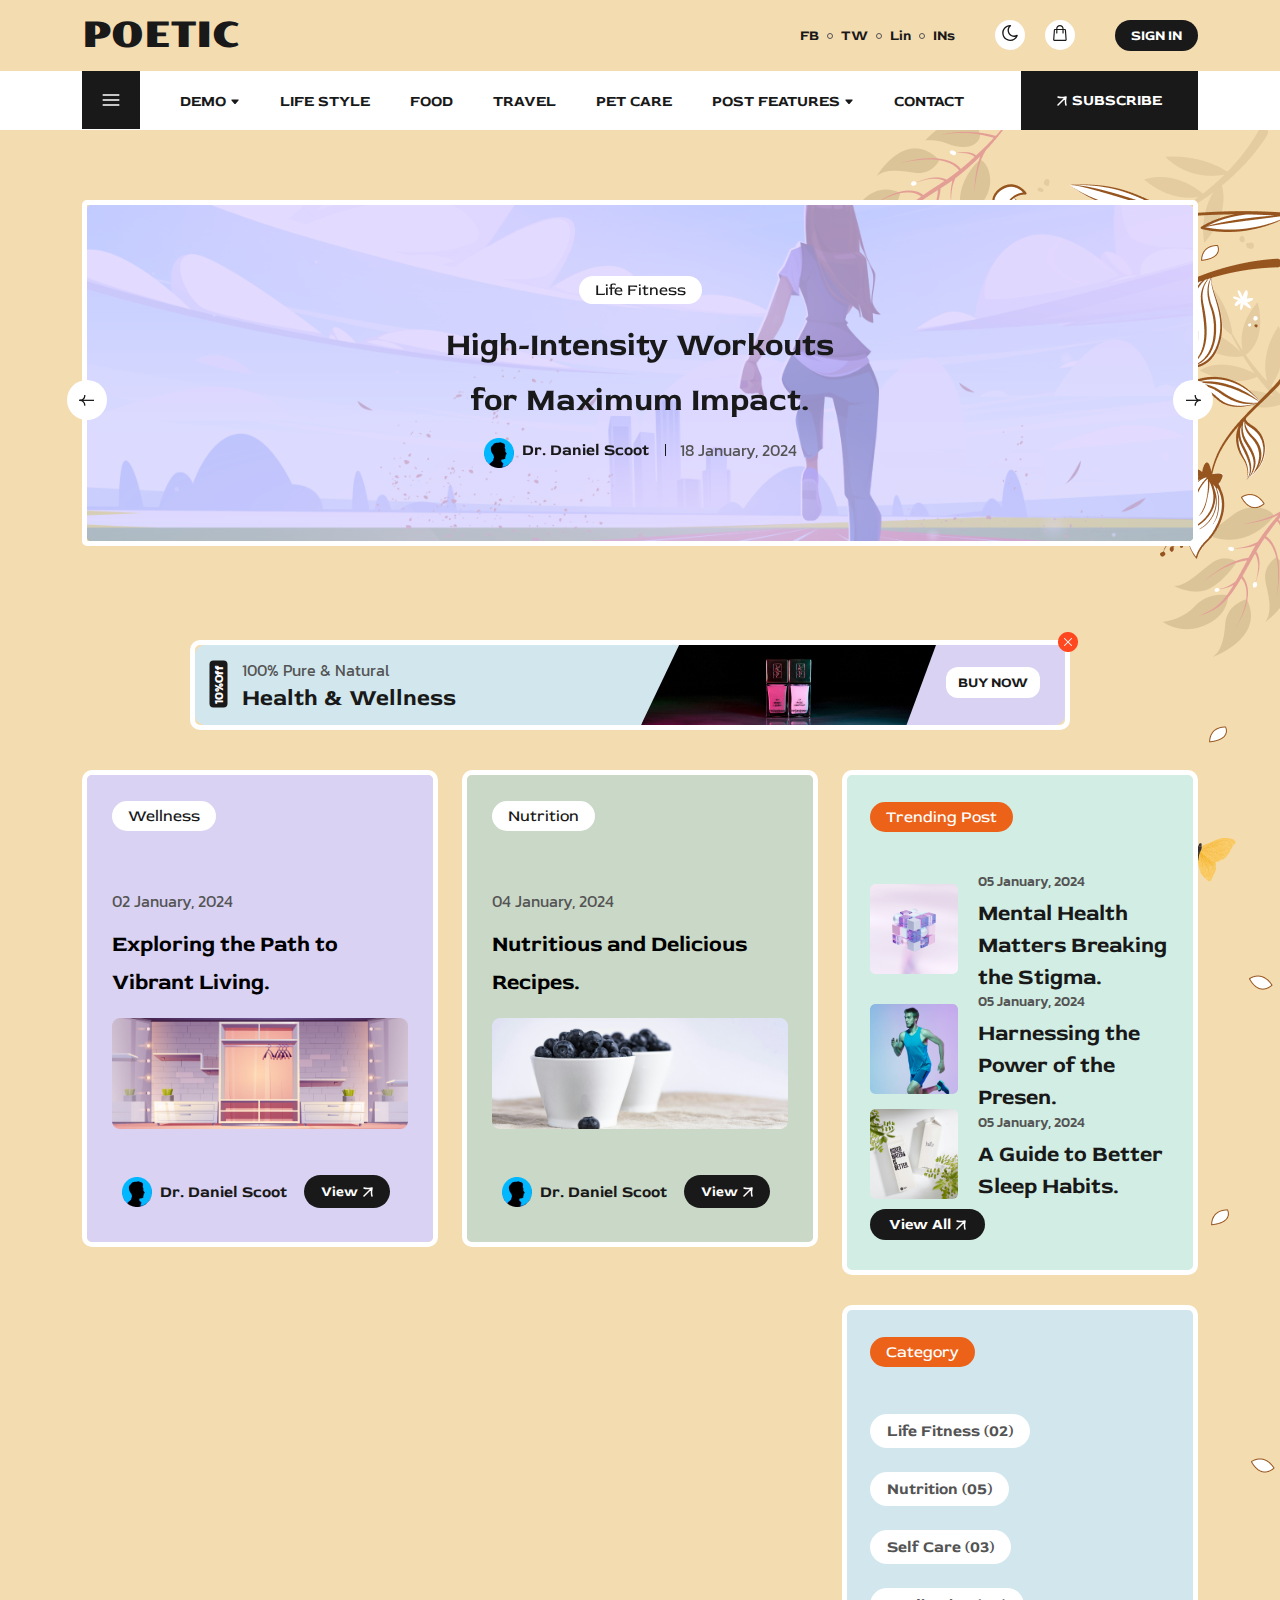
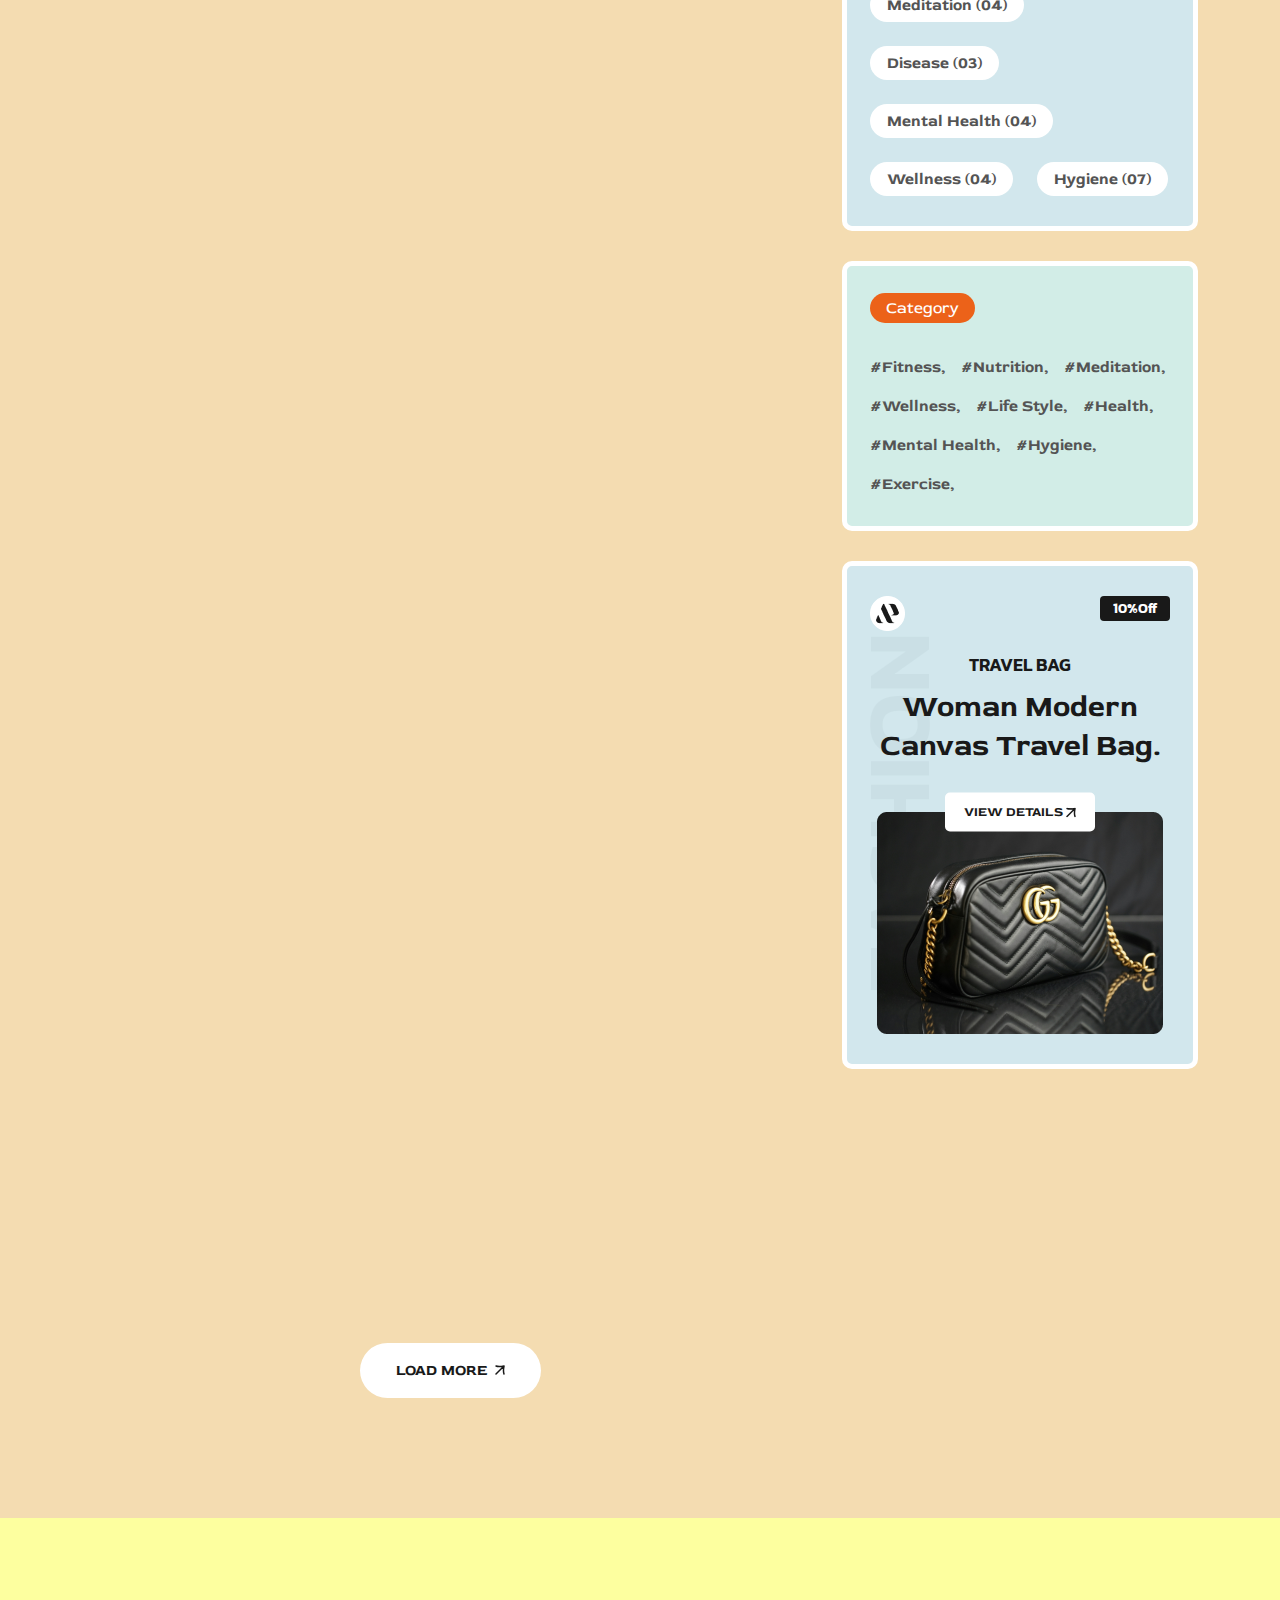
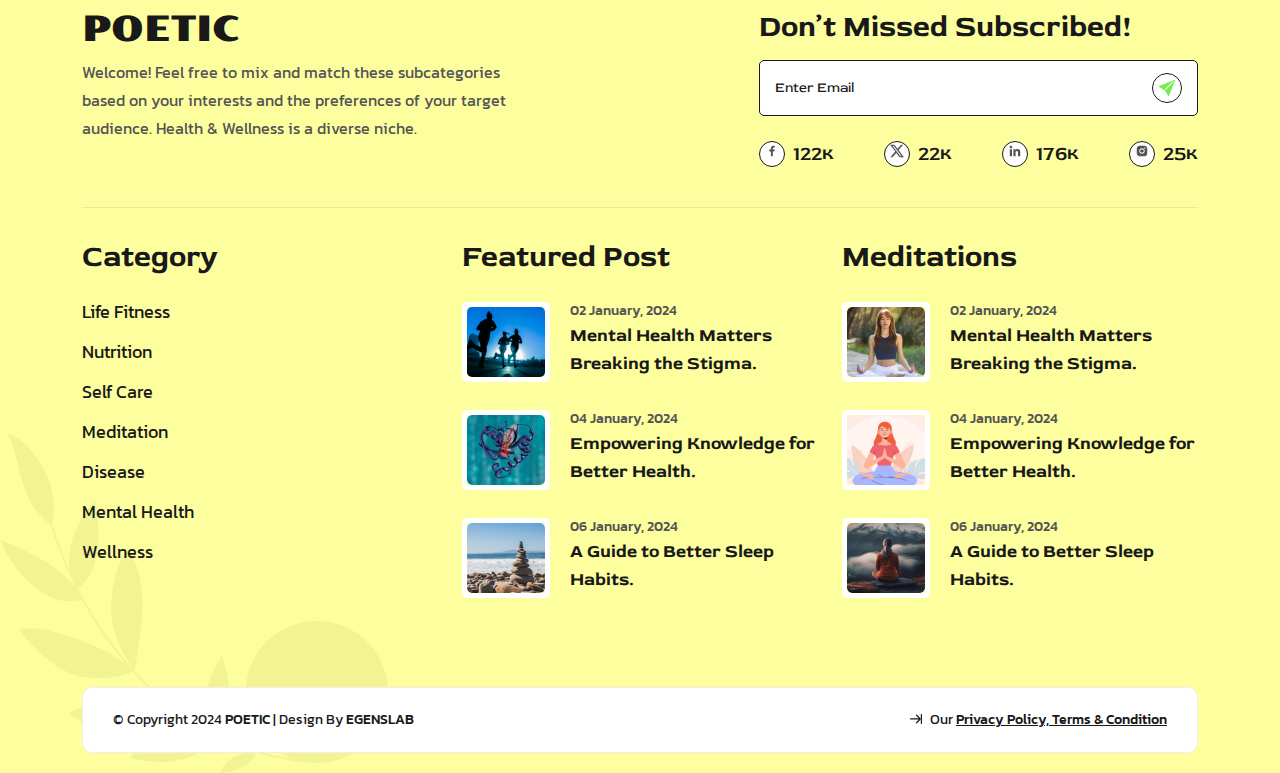
<file: index.html>
<!DOCTYPE html>
<html lang="en">

<head>
    <meta charset="UTF-8">
    <meta name="viewport" content="width=device-width, initial-scale=1.0">
    <!-- Swiper link -->
    <link rel="stylesheet" href="assets/css/swiper-bundle.min.css">
    <!-- Fancybox link -->
    <link rel="stylesheet" href="assets/css/jquery.fancybox.min.css">
    <!-- Animation css link -->
    <link rel="stylesheet" href="assets/css/animate.css">
    <!-- Bootstrap link -->
    <link rel="stylesheet" href="assets/css/bootstrap-icons.min.css">
    <link rel="stylesheet" href="assets/css/bootstrap.min.css">
    <!-- Boxicon link -->
    <link rel="stylesheet" href="assets/css/boxicons.min.css">
    <!-- My css link -->
    <link rel="stylesheet" href="assets/css/style.css">
    <title>POETIC - HTML Template</title>
</head>

<body class="background-img">
    <!-- scroll top start -->
    <div class="circle-container active">
        <svg class="circle-progress svg-content" width="100%" height="100%" viewBox="-1 -1 102 102">
            <path d="M50,1 a49,49 0 0,1 0,98 a49,49 0 0,1 0,-98"
                style="transition: stroke-dashoffset 10ms linear 0s; stroke-dasharray: 307.919; stroke-dashoffset: 256.939;">
            </path>
        </svg>
    </div>
    <!-- scroll top end -->
    <!-- Header area strats here -->
    <header class="header-area">
        <div class="container d-flex alingn-items-center justify-content-between">
            <div class="header-logo">
                <a href="#">POETIC</a>
            </div>
            <div class="header-right">
                <ul class="social-media">
                    <li><a href="#">FB</a></li>
                    <li>
                        <a href="#">
                            <svg width="6" height="6" viewBox="0 0 6 6" fill="none" xmlns="http://www.w3.org/2000/svg">
                                <circle cx="3" cy="3" r="2.5" stroke="#545454" />
                            </svg>
                            TW
                        </a>
                    </li>
                    <li>
                        <a href="#">
                            <svg width="6" height="6" viewBox="0 0 6 6" fill="none" xmlns="http://www.w3.org/2000/svg">
                                <circle cx="3" cy="3" r="2.5" stroke="#545454" />
                            </svg>
                            Lin
                        </a>
                    </li>
                    <li>
                        <a href="#">
                            <svg width="6" height="6" viewBox="0 0 6 6" fill="none" xmlns="http://www.w3.org/2000/svg">
                                <circle cx="3" cy="3" r="2.5" stroke="#545454" />
                            </svg>
                            INs
                        </a>
                    </li>

                </ul>
                <div class="icon-area">
                    <a href="#">
                        <svg width="16" height="16" viewBox="0 0 16 16" xmlns="http://www.w3.org/2000/svg">
                            <g clip-path="url(#clip0_0_6868)">
                                <path
                                    d="M0.219951 8.00762C0.228615 12.4083 3.79424 15.954 8.26027 16C11.6719 15.9313 14.6211 13.8486 15.7468 10.6542C15.952 10.0697 15.3182 9.54517 14.7824 9.85708C13.9764 10.3283 13.0594 10.5763 12.1258 10.5755C11.4366 10.5772 10.7539 10.4427 10.1169 10.1797C9.47982 9.91675 8.90101 9.53051 8.41369 9.04319C7.92636 8.55586 7.54012 7.97705 7.27715 7.34001C7.01418 6.70297 6.87967 6.02024 6.88134 5.33106C6.88095 4.53464 7.06193 3.74859 7.41055 3.03252C7.75918 2.31645 8.26628 1.68918 8.89342 1.19827C9.38461 0.813047 9.13135 0.015946 8.4982 0.00928132C3.52965 -0.231315 0.0313395 4.13075 0.219951 8.00762ZM5.5484 5.33106C5.5484 8.958 8.49887 11.9091 12.1265 11.9091C12.605 11.9091 13.1422 11.8678 13.736 11.7152C12.5464 13.492 10.4536 14.6583 8.21029 14.6597C4.39607 14.611 1.68686 11.5812 1.55823 8.23488C1.62354 2.50255 6.78604 1.48952 6.78604 1.48952C6.78604 1.48952 5.5284 3.05706 5.5484 5.33106Z" />
                            </g>
                            <defs>
                                <clipPath id="clip0_0_6868">
                                    <rect width="16" height="16" fill="white" />
                                </clipPath>
                            </defs>
                        </svg>
                    </a>
                    <a href="#">
                        <svg width="16" height="16" viewBox="0 0 16 16" xmlns="http://www.w3.org/2000/svg">
                            <mask id="mask0_0_6873" style="mask-type:alpha" maskUnits="userSpaceOnUse" x="0" y="0"
                                width="16" height="16">
                                <rect width="16" height="16" />
                            </mask>
                            <g mask="url(#mask0_0_6873)">
                                <path fill-rule="evenodd" clip-rule="evenodd"
                                    d="M4.21426 3.90244H3.17738C2.83196 3.90245 2.49938 4.03334 2.2466 4.26874C1.99382 4.50414 1.83961 4.82658 1.81504 5.17112L1.14616 14.537C1.13282 14.724 1.15815 14.9119 1.22056 15.0887C1.28298 15.2656 1.38116 15.4277 1.50897 15.5649C1.63678 15.7022 1.79149 15.8117 1.96345 15.8865C2.13542 15.9614 2.32095 16 2.5085 16H13.3198C13.5073 15.9999 13.6928 15.9612 13.8647 15.8863C14.0366 15.8114 14.1913 15.7019 14.3191 15.5647C14.4469 15.4275 14.5451 15.2654 14.6075 15.0886C14.67 14.9118 14.6954 14.724 14.6822 14.537L14.0133 5.17112C13.9887 4.82658 13.8345 4.50414 13.5817 4.26874C13.3289 4.03334 12.9964 3.90245 12.6509 3.90244H11.6215V3.70732C11.6215 2.72408 11.2309 1.7811 10.5356 1.08585C9.84037 0.390591 8.8974 0 7.91416 0C5.94148 0 4.11826 1.57112 4.20684 3.70732L4.21426 3.90244ZM11.6215 5.07317V8C11.6215 8.15525 11.5598 8.30414 11.45 8.41392C11.3403 8.52369 11.1914 8.58537 11.0361 8.58537C10.8809 8.58537 10.732 8.52369 10.6222 8.41392C10.5124 8.30414 10.4507 8.15525 10.4507 8V5.07317H5.37758V8C5.37758 8.15525 5.3159 8.30414 5.20613 8.41392C5.09635 8.52369 4.94746 8.58537 4.79221 8.58537C4.63696 8.58537 4.48807 8.52369 4.37829 8.41392C4.26852 8.30414 4.20684 8.15525 4.20684 8C4.20684 8 4.25758 6.63219 4.2408 5.07317H3.17738C3.12811 5.07324 3.08069 5.09195 3.04464 5.12553C3.00859 5.15912 2.98659 5.2051 2.98304 5.25424L2.31377 14.6201C2.31184 14.6468 2.31544 14.6737 2.32436 14.699C2.33327 14.7243 2.3473 14.7475 2.36557 14.7671C2.38385 14.7867 2.40597 14.8024 2.43056 14.8131C2.45515 14.8238 2.48169 14.8293 2.5085 14.8293H13.3198C13.3466 14.8292 13.3731 14.8236 13.3976 14.8128C13.4222 14.8021 13.4442 14.7865 13.4625 14.7669C13.4807 14.7472 13.4948 14.7241 13.5037 14.6989C13.5127 14.6736 13.5164 14.6468 13.5146 14.6201L12.8453 5.25424C12.8417 5.2051 12.8197 5.15912 12.7837 5.12553C12.7476 5.09195 12.7002 5.07324 12.6509 5.07317H11.6215ZM10.4507 3.90244V3.70732C10.4507 3.03457 10.1835 2.38938 9.7078 1.91368C9.2321 1.43798 8.58691 1.17073 7.91416 1.17073C7.24142 1.17073 6.59623 1.43798 6.12052 1.91368C5.64482 2.38938 5.37758 3.03457 5.37758 3.70732V3.90244H10.4507Z" />
                            </g>
                        </svg>
                    </a>
                </div>
                <div class="btn-area">
                    <a href="#">
                        SIGN IN
                    </a>
                </div>
            </div>

        </div>

    </header>
    <div class="header-menu d-flex ">
        <div class="container  d-flex alingn-items-center justify-content-between">
            <div class="main-menu d-lg-flex d-none">
                <div class="menu-icon">
                    <a href="#">
                        <svg width="20" height="20" viewBox="0 0 20 20" fill="none" xmlns="http://www.w3.org/2000/svg">
                            <path fill-rule="evenodd" clip-rule="evenodd"
                                d="M1.66699 9.16675H18.3337V10.8334H1.66699V9.16675ZM1.66699 4.16675H18.3337V5.83341H1.66699V4.16675ZM1.66699 14.1667H18.3337V15.8334H1.66699V14.1667Z"
                                fill="white" />
                        </svg>
                    </a>
                </div>
                <ul class="menu-list">
                    <li><a href="#">DEMO
                            <svg width="10" height="10" viewBox="0 0 10 10" fill="none"
                                xmlns="http://www.w3.org/2000/svg">
                                <path
                                    d="M4.52938 6.9625L1.53188 3.53625C1.17813 3.13313 1.46563 2.5 2.00251 2.5H7.99751C8.11766 2.4999 8.2353 2.53443 8.33633 2.59946C8.43736 2.6645 8.5175 2.75727 8.56716 2.86668C8.61682 2.97609 8.63389 3.0975 8.61633 3.21636C8.59877 3.33522 8.54731 3.4465 8.46813 3.53688L5.47063 6.96188C5.41197 7.02901 5.33962 7.08281 5.25845 7.11968C5.17728 7.15654 5.08916 7.17561 5.00001 7.17561C4.91086 7.17561 4.82274 7.15654 4.74156 7.11968C4.66039 7.08281 4.58805 7.02901 4.52938 6.96188V6.9625Z"
                                    fill="#191919" />
                            </svg>
                        </a></li>
                    <li><a href="#">LIFE STYLE</a></li>
                    <li><a href="#">FOOD</a></li>
                    <li><a href="#">TRAVEL</a></li>
                    <li><a href="#">PET CARE</a></li>
                    <li><a href="#">POST FEATURES
                            <svg width="10" height="10" viewBox="0 0 10 10" fill="none"
                                xmlns="http://www.w3.org/2000/svg">
                                <path
                                    d="M4.52938 6.9625L1.53188 3.53625C1.17813 3.13313 1.46563 2.5 2.00251 2.5H7.99751C8.11766 2.4999 8.2353 2.53443 8.33633 2.59946C8.43736 2.6645 8.5175 2.75727 8.56716 2.86668C8.61682 2.97609 8.63389 3.0975 8.61633 3.21636C8.59877 3.33522 8.54731 3.4465 8.46813 3.53688L5.47063 6.96188C5.41197 7.02901 5.33962 7.08281 5.25845 7.11968C5.17728 7.15654 5.08916 7.17561 5.00001 7.17561C4.91086 7.17561 4.82274 7.15654 4.74156 7.11968C4.66039 7.08281 4.58805 7.02901 4.52938 6.96188V6.9625Z"
                                    fill="#191919" />
                            </svg>
                        </a></li>
                    <li><a href="#">CONTACT</a></li>
                </ul>
            </div>
            <div class="sidber-btn">
                <a href="#">
                    <svg width="10" height="10" viewBox="0 0 10 10" fill="none" xmlns="http://www.w3.org/2000/svg">
                        <path d="M1 9L9 1M9 1C7.22222 1.33333 3.33333 2 1 1M9 1C8.66667 2.66667 8 6.33333 9 9"
                            stroke="#191919" stroke-width="1.5" stroke-linecap="round" />
                    </svg>
                    SUBSCRIBE</a>
            </div>
        </div>


    </div>
    <!-- Header area ends here -->
     <!-- banner area strats here -->
    <div class="banner-area mb-40">
            <div class="container">
                <div class="row">
                    <div class="col-lg-12 position-relative">
                        <div class="slider-btn-groups">
                            <div class="slider-btn prev-1">
                                <svg width="16" height="16" viewBox="0 0 16 16" xmlns="http://www.w3.org/2000/svg">
                                    <mask id="mask0_0_6821" style="mask-type:alpha" maskUnits="userSpaceOnUse" x="0"
                                        y="0" width="16" height="16">
                                        <rect width="16" height="16" transform="matrix(-1 0 0 1 16 0)" />
                                    </mask>
                                    <g mask="url(#mask0_0_6821)">
                                        <path fill-rule="evenodd" clip-rule="evenodd"
                                            d="M0.416666 8.96667H15V7.71667H0.416666V8.96667Z" />
                                        <path fill-rule="evenodd" clip-rule="evenodd"
                                            d="M1.04115 7.71667C3.98115 7.71667 6.38281 10.3017 6.38281 13.0583V13.6833H5.13281V13.0583C5.13281 10.9658 3.26448 8.96667 1.04115 8.96667H0.416979V7.71667H1.04115Z" />
                                        <path fill-rule="evenodd" clip-rule="evenodd"
                                            d="M1.04115 8.96667C3.98115 8.96667 6.38281 6.38167 6.38281 3.625V3H5.13281V3.625C5.13281 5.71833 3.26448 7.71667 1.04115 7.71667H0.416979V8.96667H1.04115Z" />
                                    </g>
                                </svg>
                            </div>
                            <div class="slider-btn next-1">
                                <svg width="16" height="16" viewBox="0 0 16 16" xmlns="http://www.w3.org/2000/svg">
                                    <mask id="mask0_0_6813" style="mask-type:alpha" maskUnits="userSpaceOnUse" x="0"
                                        y="0" width="16" height="16">
                                        <rect width="16" height="16" />
                                    </mask>
                                    <g mask="url(#mask0_0_6813)">
                                        <path fill-rule="evenodd" clip-rule="evenodd"
                                            d="M15.5833 8.96667H1V7.71667H15.5833V8.96667Z" />
                                        <path fill-rule="evenodd" clip-rule="evenodd"
                                            d="M14.9589 7.71667C12.0189 7.71667 9.61719 10.3017 9.61719 13.0583V13.6833H10.8672V13.0583C10.8672 10.9658 12.7355 8.96667 14.9589 8.96667H15.583V7.71667H14.9589Z" />
                                        <path fill-rule="evenodd" clip-rule="evenodd"
                                            d="M14.9589 8.96667C12.0189 8.96667 9.61719 6.38167 9.61719 3.625V3H10.8672V3.625C10.8672 5.71833 12.7355 7.71667 14.9589 7.71667H15.583V8.96667H14.9589Z" />
                                    </g>
                                </svg>
                            </div>
                        </div>
                        <div class="swiper home1-banner-slider">
                            <div class="swiper-wrapper">
                                <div class="swiper-slide">
                                    <div class="banner-bg">
                                        <a href="#">
                                            <img class="img-fluid" src="assets/image/Overlay (3).png" alt="">
                                        </a>
                                    </div>
                                    <div class="banner-content">
                                        <a href="#">
                                            <span>Life Fitness</span>
                                        </a>
                                        <h1>High-Intensity Workouts for Maximum Impact. </h1>
                                        <div class="banner-content-bottom">
                                            <div class="author-area">
                                                <div class="author-img">
                                                    <img src="assets/image/Image (10).png" alt="">
                                                </div>
                                                <div class="author-name">
                                                    <a href="#">Dr. Daniel Scoot</a>
                                                </div>
                                            </div>
                                            <div class="publish-date">
                                                <a href="#">18 January, 2024</a>
                                            </div>
                                        </div>
                                    </div>
                                </div>
                                <div class="swiper-slide">
                                    <div class="banner-bg">
                                        <a href="#">
                                            <img class="img-fluid two" src="assets/image/banner.png" alt="">
                                        </a>
                                    </div>
                                    <div class="banner-content">
                                        <a href="#">
                                            <span>Health Fitness</span>
                                        </a>
                                        <h1> Ut vel nibh vitae felis interdum semper.</h1>
                                        <div class="banner-content-bottom">
                                            <div class="author-area">
                                                <div class="author-img">
                                                    <img src="assets/image/Image (10).png" alt="">
                                                </div>
                                                <div class="author-name">
                                                    <a href="#">Dr. Daniel Scoot</a>
                                                </div>
                                            </div>
                                            <div class="publish-date">
                                                <a href="#">21 January, 2024</a>
                                            </div>
                                        </div>
                                    </div>
                                </div>
                                <div class="swiper-slide">
                                    <div class="banner-bg">
                                        <a href="#">
                                            <img class="img-fluid two" src="assets/image/banner-2.png" alt="">
                                        </a>
                                    </div>
                                    <div class="banner-content">
                                        <a href="#">
                                            <span>Body Fitness</span>
                                        </a>
                                        <h1>Fusce sollicitudin arcu id auctor hendrerit. </h1>
                                        <div class="banner-content-bottom">
                                            <div class="author-area">
                                                <div class="author-img">
                                                    <img src="assets/image/Image (10).png" alt="">
                                                </div>
                                                <div class="author-name">
                                                    <a href="#">Dr. Daniel Scoot</a>
                                                </div>
                                            </div>
                                            <div class="publish-date">
                                                <a href="#">25 January, 2024</a>
                                            </div>
                                        </div>
                                    </div>
                                </div>
                            </div>
                        </div>
                    </div>
                </div>
            </div>
     </div>
     <!-- banner area ends here -->
    <!-- Add area strats here -->
    <div class="add-area mb-40">
            <div class="container-fluid">
                <div class="row g-4">
                    <div class="col-lg-12  d-flex justify-content-center">
                        <div class="Health-Wellness">
                            <div class="add-section">
                                <div class="add-content">
                                    <div class="discount-tag">
                                        <span>10%Off</span>
                                    </div>
                                    <span>100% Pure & Natural</span>
                                    <h3>Health & Wellness</h3>
                                </div>
                                <div class="add-section-right">
                                    <div class="product-img">
                                        <img class="img-fluid" src="assets/image/add-image.png" alt="">
                                    </div>
                                    <div class="buy-now-btn">
                                        <a href="#">
                                            BUY NOW
                                        </a>
                                    </div>
                                </div>
                            </div>
                           
                        </div>
                        <div class="close-btn">
                            <img src="assets/image/Cross Icon.png" alt="">
                        </div>
                    </div>
                </div>
            </div>
    </div>
    <!-- Add area ends here -->
    <!-- Blog post area strats here -->
    <div class="blog-post ">
            <div class="container">
                <div class="row g-lg-4 gy-4">
                    <div class="col-lg-8 col-md-12">
                        <div class="row g-4  mb-120">
                            <div class="col-lg-6 col-md-6 mb-40 wow animate fadeInDown animated" data-wow-delay="400ms"
                                data-wow-duration="1500ms">
                                <div class="blog-area">
                                    <div class="blog-card ">
                                        <div class="blog-content">
                                            <span><a href="#">Wellness</a></span>
                                            <h5><a href="#">02 January, 2024</a></h5>
                                            <h2><a href="#">Exploring the Path to Vibrant Living.</a></h2>
                                        </div>
                                        <div class="blog-image">
                                            <a href="#"> <img class="img-fluid" src="assets/image/Image (12).png"
                                                    alt=""></a>
                                        </div>
                                        <div class="blog-bottom-content">
                                            <div class="blog-author">
                                                <div class="author-img">
                                                    <img src="assets/image/Image (10).png" alt="">
                                                </div>
                                                <div class="author-name">
                                                    <a href="#">Dr. Daniel Scoot</a>
                                                </div>
                                            </div>
                                            <div class="blog-btn">
                                                <a href="#">
                                                    View
                                                    <svg width="10" height="10" viewBox="0 0 10 10"
                                                        xmlns="http://www.w3.org/2000/svg">
                                                        <path
                                                            d="M1 9L9 1M9 1C7.22222 1.33333 3.33333 2 1 1M9 1C8.66667 2.66667 8 6.33333 9 9"
                                                            stroke="white" stroke-width="1.5" stroke-linecap="round" />
                                                    </svg>
                                                </a>
                                            </div>
                                        </div>
                                    </div>
                                </div>
                            </div>
                            <div class="col-lg-6 col-md-6 wow animate fadeInDown animated  " data-wow-delay="400ms"
                                data-wow-duration="1500ms">
                                <div class="blog-area">
                                    <div class="blog-card tea-Green">
                                        <div class="blog-content">
                                            <span><a href="#">Nutrition</a></span>
                                            <h5><a href="#">04 January, 2024</a></h5>
                                            <h2><a href="#">Nutritious and Delicious Recipes.</a></h2>
                                        </div>
                                        <div class="blog-image">
                                            <a href="#"> <img class="img-fluid" src="assets/image/Image (13).png"
                                                    alt=""></a>
                                        </div>
                                        <div class="blog-bottom-content">
                                            <div class="blog-author">
                                                <div class="author-img">
                                                    <img src="assets/image/Image (10).png" alt="">
                                                </div>
                                                <div class="author-name">
                                                    <a href="#">Dr. Daniel Scoot</a>
                                                </div>
                                            </div>
                                            <div class="blog-btn">
                                                <a href="#">
                                                    View
                                                    <svg width="10" height="10" viewBox="0 0 10 10"
                                                        xmlns="http://www.w3.org/2000/svg">
                                                        <path
                                                            d="M1 9L9 1M9 1C7.22222 1.33333 3.33333 2 1 1M9 1C8.66667 2.66667 8 6.33333 9 9"
                                                            stroke="white" stroke-width="1.5" stroke-linecap="round" />
                                                    </svg>
                                                </a>
                                            </div>
                                        </div>
                                    </div>
                                </div>
                            </div>
                            <div class="col-lg-6 col-md-6 mb-40 wow animate fadeInDown animated" data-wow-delay="400ms"
                                data-wow-duration="1500ms">
                                <div class="blog-area">
                                    <div class="blog-card linen">
                                        <div class="blog-content">
                                            <span><a href="#">Hygiene</a></span>
                                            <h5><a href="#">05 January, 2024</a></h5>
                                            <h2><a href="#">Tips for a Healthy Hygiene Routine.</a></h2>
                                        </div>
                                        <div class="blog-image">
                                            <a href="#"> <img src="assets/image/Image (12).png" alt=""></a>
                                        </div>
                                        <div class="blog-bottom-content">
                                            <div class="blog-author">
                                                <div class="author-img">
                                                    <img src="assets/image/Image (10).png" alt="">
                                                </div>
                                                <div class="author-name">
                                                    <a href="#">Dr. Daniel Scoot</a>
                                                </div>
                                            </div>
                                            <div class="blog-btn">
                                                <a href="#">
                                                    View
                                                    <svg width="10" height="10" viewBox="0 0 10 10"
                                                        xmlns="http://www.w3.org/2000/svg">
                                                        <path
                                                            d="M1 9L9 1M9 1C7.22222 1.33333 3.33333 2 1 1M9 1C8.66667 2.66667 8 6.33333 9 9"
                                                            stroke="white" stroke-width="1.5" stroke-linecap="round" />
                                                    </svg>
                                                </a>
                                            </div>
                                        </div>
                                    </div>
                                </div>
                            </div>
                            <div class="col-lg-6 col-md-6 wow animate fadeInDown animated" data-wow-delay="400ms"
                                data-wow-duration="1500ms">
                                <div class="blog-area">
                                    <div class="blog-card canary-yellow">
                                        <div class="blog-content">
                                            <span><a href="#">Self-Care</a></span>
                                            <h5><a href="#">06 January, 2024</a></h5>
                                            <h2><a href="#">Nurturing Your Mind, Body, and Soul.</a></h2>
                                        </div>
                                        <div class="blog-image">
                                            <a href="#"> <img src="assets/image/Image (12).png" alt=""></a>
                                        </div>
                                        <div class="blog-bottom-content">
                                            <div class="blog-author">
                                                <div class="author-img">
                                                    <img src="assets/image/Image (10).png" alt="">
                                                </div>
                                                <div class="author-name">
                                                    <a href="#">Dr. Daniel Scoot</a>
                                                </div>
                                            </div>
                                            <div class="blog-btn">
                                                <a href="#">
                                                    View
                                                    <svg width="10" height="10" viewBox="0 0 10 10"
                                                        xmlns="http://www.w3.org/2000/svg">
                                                        <path
                                                            d="M1 9L9 1M9 1C7.22222 1.33333 3.33333 2 1 1M9 1C8.66667 2.66667 8 6.33333 9 9"
                                                            stroke="white" stroke-width="1.5" stroke-linecap="round" />
                                                    </svg>
                                                </a>
                                            </div>
                                        </div>
                                    </div>
                                </div>
                            </div>
                            <div class="col-lg-6 col-md-6 mb-40 wow animate fadeInDown animated" data-wow-delay="400ms"
                                data-wow-duration="1500ms">
                                <div class="blog-area">
                                    <div class="blog-card silver">
                                        <div class="blog-content">
                                            <span><a href="#">Disease</a></span>
                                            <h5><a href="#">10 January, 2024</a></h5>
                                            <h2><a href="#">Balancing Life with Chronic Conditions.</a></h2>
                                        </div>
                                        <div class="blog-image">
                                            <a href="#"> <img src="assets/image/Image (12).png" alt=""></a>
                                        </div>
                                        <div class="blog-bottom-content">
                                            <div class="blog-author">
                                                <div class="author-img">
                                                    <img src="assets/image/Image (10).png" alt="">
                                                </div>
                                                <div class="author-name">
                                                    <a href="#">Dr. Daniel Scoot</a>
                                                </div>
                                            </div>
                                            <div class="blog-btn">
                                                <a href="#">
                                                    View
                                                    <svg width="10" height="10" viewBox="0 0 10 10"
                                                        xmlns="http://www.w3.org/2000/svg">
                                                        <path
                                                            d="M1 9L9 1M9 1C7.22222 1.33333 3.33333 2 1 1M9 1C8.66667 2.66667 8 6.33333 9 9"
                                                            stroke="white" stroke-width="1.5" stroke-linecap="round" />
                                                    </svg>
                                                </a>
                                            </div>
                                        </div>
                                    </div>
                                </div>
                            </div>
                            <div class="col-lg-6 col-md-6 wow animate fadeInDown animated" data-wow-delay="400ms"
                                data-wow-duration="1500ms">
                                <div class="blog-area">
                                    <div class="blog-card silk">
                                        <div class="blog-content">
                                            <span><a href="#">Meditation</a></span>
                                            <h5><a href="#">12 January, 2024</a></h5>
                                            <h2><a href="#">The Art and Science of Meditation.</a></h2>
                                        </div>
                                        <div class="blog-image">
                                            <a href="#"> <img src="assets/image/Image (14).png" alt=""></a>
                                        </div>
                                        <div class="blog-bottom-content">
                                            <div class="blog-author">
                                                <div class="author-img">
                                                    <img src="assets/image/Image (10).png" alt="">
                                                </div>
                                                <div class="author-name">
                                                    <a href="#">Dr. Daniel Scoot</a>
                                                </div>
                                            </div>
                                            <div class="blog-btn">
                                                <a href="#">
                                                    View
                                                    <svg width="10" height="10" viewBox="0 0 10 10"
                                                        xmlns="http://www.w3.org/2000/svg">
                                                        <path
                                                            d="M1 9L9 1M9 1C7.22222 1.33333 3.33333 2 1 1M9 1C8.66667 2.66667 8 6.33333 9 9"
                                                            stroke="white" stroke-width="1.5" stroke-linecap="round" />
                                                    </svg>
                                                </a>
                                            </div>
                                        </div>
                                    </div>
                                </div>
                            </div>
                            <div class="col-lg-6 col-md-6 wow animate fadeInDown animated" data-wow-delay="400ms"
                                data-wow-duration="1500ms">
                                <div class="blog-area">
                                    <div class="blog-card lavender-blue">
                                        <div class="blog-content">
                                            <span><a href="#">Mental Health</a></span>
                                            <h5><a href="#">18 January, 2024</a></h5>
                                            <h2><a href="#">Stories of Mental Health Resilience.</a></h2>
                                        </div>
                                        <div class="blog-image">
                                            <a href="#"> <img src="assets/image/Image (12).png" alt=""></a>
                                        </div>
                                        <div class="blog-bottom-content">
                                            <div class="blog-author">
                                                <div class="author-img">
                                                    <img src="assets/image/Image (10).png" alt="">
                                                </div>
                                                <div class="author-name">
                                                    <a href="#">Dr. Daniel Scoot</a>
                                                </div>
                                            </div>
                                            <div class="blog-btn">
                                                <a href="#">
                                                    View
                                                    <svg width="10" height="10" viewBox="0 0 10 10"
                                                        xmlns="http://www.w3.org/2000/svg">
                                                        <path
                                                            d="M1 9L9 1M9 1C7.22222 1.33333 3.33333 2 1 1M9 1C8.66667 2.66667 8 6.33333 9 9"
                                                            stroke="white" stroke-width="1.5" stroke-linecap="round" />
                                                    </svg>
                                                </a>
                                            </div>
                                        </div>
                                    </div>
                                </div>
                            </div>
                            <div class="col-lg-6 col-md-6 wow animate fadeInDown animated" data-wow-delay="400ms"
                                data-wow-duration="1500ms">
                                <div class="blog-area">
                                    <div class="blog-card linen ">
                                        <div class="blog-content">
                                            <span><a href="#">Hygiene</a></span>
                                            <h5><a href="#">20 January, 2024</a></h5>
                                            <h2><a href="#">Your Ultimate Hygiene Handbook.</a></h2>
                                        </div>
                                        <div class="blog-image">
                                            <a href="#"> <img src="assets/image/Image (12).png" alt=""></a>
                                        </div>
                                        <div class="blog-bottom-content">
                                            <div class="blog-author">
                                                <div class="author-img">
                                                    <img src="assets/image/Image (10).png" alt="">
                                                </div>
                                                <div class="author-name">
                                                    <a href="#">Dr. Daniel Scoot</a>
                                                </div>
                                            </div>
                                            <div class="blog-btn">
                                                <a href="#">
                                                    View
                                                    <svg width="10" height="10" viewBox="0 0 10 10"
                                                        xmlns="http://www.w3.org/2000/svg">
                                                        <path
                                                            d="M1 9L9 1M9 1C7.22222 1.33333 3.33333 2 1 1M9 1C8.66667 2.66667 8 6.33333 9 9"
                                                            stroke="white" stroke-width="1.5" stroke-linecap="round" />
                                                    </svg>
                                                </a>
                                            </div>
                                        </div>
                                    </div>
                                </div>
                            </div>
                            <div class="blog-btn2">
                                <a href="#">
                                    LOAD MORE
                                    <svg width="10" height="10" viewBox="0 0 10 10" fill="none"
                                        xmlns="http://www.w3.org/2000/svg">
                                        <path
                                            d="M1 9L9 1M9 1C7.22222 1.33333 3.33333 2 1 1M9 1C8.66667 2.66667 8 6.33333 9 9"
                                            stroke="#191919" stroke-width="1.5" stroke-linecap="round" />
                                    </svg>

                                </a>
                            </div>
                        </div>
                    </div>
                    <div class="col-lg-4  mb-40 wow animate fadeInRight animated" data-wow-delay="400ms"
                        data-wow-duration="1500ms">
                        <div class="sidebar-area">
                            <div class="single-widget  mb-30">
                                <span><a href="#">Trending Post</a></span>
                                <div class="recent-post-widget pt-40 mb-30">
                                    <div class="recent-post-img">
                                        <a href="#"><img src="assets/image/Image (17).png" alt=""></a>
                                    </div>
                                    <div class="recent-post-content">
                                        <a href="#">05 January, 2024</a>
                                        <h2><a href="#">Mental Health Matters Breaking the Stigma.</a></h2>
                                    </div>
                                </div>
                                <div class="recent-post-widget mb-30">
                                    <div class="recent-post-img">
                                        <a href="#"><img src="assets/image/Image (15).png" alt=""></a>
                                    </div>
                                    <div class="recent-post-content">
                                        <a href="#">05 January, 2024</a>
                                        <h2><a href="#">Harnessing the Power of the Presen.</a></h2>
                                    </div>
                                </div>
                                <div class="recent-post-widget ">
                                    <div class="recent-post-img">
                                        <a href="#"><img src="assets/image/Image (16).png" alt=""></a>
                                    </div>
                                    <div class="recent-post-content">
                                        <a href="#">05 January, 2024</a>
                                        <h2><a href="#">A Guide to Better Sleep Habits.</a></h2>
                                    </div>
                                </div>
                                <div class="view-all-btn">
                                    <a href="#" class="view-btn">
                                        View All
                                        <svg width="10" height="10" viewBox="0 0 10 10" fill="none"
                                            xmlns="http://www.w3.org/2000/svg">
                                            <path
                                                d="M1 9L9 1M9 1C7.22222 1.33333 3.33333 2 1 1M9 1C8.66667 2.66667 8 6.33333 9 9"
                                                stroke="white" stroke-width="1.5" stroke-linecap="round" />
                                        </svg>
                                    </a>
                                </div>
                            </div>
                            <div class="single-widget powder-blue mb-30">
                                <span><a href="#">Category</a></span>
                                <ul class="category">
                                    <li>
                                        <a href="#">Life Fitness (02)</a>
                                    </li>
                                    <li>
                                        <a href="#">Nutrition (05)</a>
                                    </li>
                                    <li>
                                        <a href="#">Self Care (03)</a>
                                    </li>
                                    <li>
                                        <a href="#">Meditation (04)</a>
                                    </li>
                                    <li>
                                        <a href="#">Disease (03)</a>
                                    </li>
                                    <li>
                                        <a href="#">Mental Health (04)</a>
                                    </li>
                                    <li>
                                        <a href="#">Wellness (04)</a>
                                    </li>
                                    <li>
                                        <a href="#">Hygiene (07)</a>
                                    </li>
                                </ul>
                            </div>
                            <div class="single-widget aero-blue mb-30">
                                <span><a href="#">Category</a></span>
                                <ul class="popular-tag">
                                    <li><a href="#">#Fitness,</a></li>
                                    <li><a href="#">#Nutrition,</a></li>
                                    <li><a href="#">#Meditation,</a></li>
                                    <li><a href="#">#Wellness,</a></li>
                                    <li><a href="#">#Life Style,</a></li>
                                    <li><a href="#">#Health,</a></li>
                                    <li><a href="#">#Mental Health,</a></li>
                                    <li><a href="#">#Hygiene,</a></li>
                                    <li><a href="#">#Exercise,</a></li>
                                </ul>
                            </div>
                            <div class="single-widget powder-blue two">
                                <div class="fashion-img">
                                    <img src="assets/image/FASHION.png" alt="">
                                </div>
                                <div class="card-top-area">
                                    <div class="brand-logo">
                                        <img src="assets/image/Logo (7).png" alt="">
                                    </div>
                                    <div class="discount">
                                        <span><a class="discount-tag" href="#">10%Off</a></span>
                                    </div>
                                </div>
                                <div class="card-title">
                                    <h6><a href="#">TRAVEL BAG</a></h6>
                                    <h2><a href="#">Woman Modern Canvas Travel Bag.</a></h2>
                                </div>
                                <div class="product-img">
                                    <div class="product-btn">
                                        <a href="#">VIEW DETAILS
                                            <svg width="10" height="10" viewBox="0 0 10 10" "
                                                xmlns=" http://www.w3.org/2000/svg">
                                                <path
                                                    d="M1 9L9 1M9 1C7.22222 1.33333 3.33333 2 1 1M9 1C8.66667 2.66667 8 6.33333 9 9"
                                                    stroke="#191919" stroke-width="1.5" stroke-linecap="round" />
                                            </svg>
                                        </a>
                                    </div>
                                    <img src="assets/image/Image (18).png" alt="">
                                </div>
                            </div>
                        </div>
                    </div>
                </div>
            </div>
    </div>
    <!-- Blog post area ends here -->
    <!-- footer strats here -->
    <footer class="footer-section">
        <div class="footer-top">
            <div class="container">
                <div class="row">
                    <div class="col-lg-12">
                        <div class="footer-top-content">
                            <div class="footer-logo">
                                <h2><a href="#">POETIC</a></h2>
                                <p>Welcome! Feel free to mix and match these subcategories based on your interests and
                                    the preferences of your target audience. Health & Wellness is a diverse niche.</p>
                            </div>
                            <div class="email-area">
                                <h3>Don’t Missed Subscribed!</h3>
                                <div class="input-area">
                                    <input type="email" placeholder="Enter Email">
                                    <button type="submit">
                                        <svg width="16" height="16" viewBox="0 0 16 16"
                                            xmlns="http://www.w3.org/2000/svg">
                                            <path
                                                d="M15.9647 0.685806C16.0011 0.594942 16.01 0.495402 15.9904 0.399526C15.9707 0.303649 15.9233 0.215653 15.8541 0.146447C15.7849 0.0772403 15.6969 0.0298668 15.601 0.0101994C15.5052 -0.0094681 15.4056 -0.000564594 15.3147 0.0358061L0.76775 5.85481H0.76675L0.31475 6.03481C0.22914 6.06895 0.154635 6.1261 0.0994654 6.19994C0.0442956 6.27377 0.0106078 6.36142 0.00212322 6.4532C-0.00636132 6.54497 0.0106876 6.63731 0.0513867 6.72001C0.0920859 6.8027 0.154851 6.87254 0.23275 6.92181L0.64275 7.18181L0.64375 7.18381L5.63875 10.3618L8.81675 15.3568L8.81875 15.3588L9.07875 15.7688C9.12817 15.8464 9.19805 15.9089 9.28068 15.9493C9.36332 15.9897 9.45551 16.0066 9.54711 15.998C9.63871 15.9894 9.72617 15.9558 9.79985 15.9007C9.87354 15.8456 9.9306 15.7712 9.96475 15.6858L15.9647 0.685806ZM14.1317 2.57581L6.63775 10.0698L6.42275 9.73181C6.38336 9.66978 6.33078 9.6172 6.26875 9.57781L5.93075 9.36281L13.4247 1.86881L14.6027 1.39781L14.1327 2.57581H14.1317Z" />
                                        </svg>
                                    </button>
                                </div>
                                <div class="social-area">
                                    <ul>
                                        <li>
                                            <a href="#">
                                                <div class="icon">
                                                    <svg width="14" height="14" viewBox="0 0 14 14"
                                                        xmlns="http://www.w3.org/2000/svg">
                                                        <path
                                                            d="M7.81526 12.2482V7.46723H9.42818L9.66793 5.59531H7.81526V4.40298C7.81526 3.86281 7.96576 3.49298 8.74101 3.49298H9.72334V1.82406C9.24538 1.77284 8.76495 1.74811 8.28426 1.74998C6.85859 1.74998 5.87976 2.62031 5.87976 4.21806V5.59181H4.27734V7.46373H5.88326V12.2482H7.81526Z" />
                                                    </svg>
                                                </div>
                                                <div class="number">
                                                    <h5 class="counter">122</h5>
                                                    <span>K</span>
                                                </div>
                                            </a>
                                        </li>
                                        <li>
                                            <a href="#">
                                                <div class="icon">
                                                    <svg width="14" height="14" viewBox="0 0 14 14"
                                                        xmlns="http://www.w3.org/2000/svg">
                                                        <g clip-path="url(#clip0_0_111)">
                                                            <path
                                                                d="M11.025 0.65625H13.1722L8.48225 6.0305L14 13.3438H9.68012L6.2965 8.9075L2.42462 13.3438H0.2765L5.29287 7.595L0 0.65625H4.43013L7.48825 4.71012L11.025 0.65625ZM10.2725 12.0557H11.4625L3.78262 1.87687H2.50688L10.2725 12.0557Z" />
                                                        </g>
                                                        <defs>
                                                            <clipPath id="clip0_0_111">
                                                                <rect width="14" height="14" fill="white" />
                                                            </clipPath>
                                                        </defs>
                                                    </svg>
                                                </div>
                                                <div class="number">
                                                    <h5 class="counter">22</h5>
                                                    <span>K</span>
                                                </div>
                                            </a>
                                        </li>
                                        <li>
                                            <a href="#">
                                                <div class="icon">
                                                    <svg width="14" height="14" viewBox="0 0 14 14"
                                                        xmlns="http://www.w3.org/2000/svg">
                                                        <path
                                                            d="M2.90719 4.1972C3.61209 4.1972 4.18353 3.62576 4.18353 2.92086C4.18353 2.21597 3.61209 1.64453 2.90719 1.64453C2.20229 1.64453 1.63086 2.21597 1.63086 2.92086C1.63086 3.62576 2.20229 4.1972 2.90719 4.1972Z" />
                                                        <path
                                                            d="M5.38752 5.16523V12.2463H7.5861V8.74457C7.5861 7.82057 7.75994 6.92573 8.9056 6.92573C10.0355 6.92573 10.0495 7.98215 10.0495 8.8029V12.2469H12.2493V8.36365C12.2493 6.45615 11.8386 4.99023 9.60911 4.99023C8.53869 4.99023 7.82119 5.57765 7.52777 6.13357H7.49802V5.16523H5.38752ZM1.80469 5.16523H4.00677V12.2463H1.80469V5.16523Z" />
                                                    </svg>
                                                </div>
                                                <div class="number">
                                                    <h5 class="counter">176</h5>
                                                    <span>K</span>
                                                </div>
                                            </a>
                                        </li>
                                        <li>
                                            <a href="#">
                                                <div class="icon">
                                                    <svg width="14" height="14" viewBox="0 0 14 14"
                                                        xmlns="http://www.w3.org/2000/svg">
                                                        <path
                                                            d="M12.2191 4.84492C12.2132 4.40312 12.1305 3.96571 11.9747 3.55226C11.8396 3.20351 11.6332 2.88679 11.3687 2.62233C11.1043 2.35786 10.7875 2.15147 10.4388 2.01634C10.0307 1.86313 9.59948 1.78029 9.16362 1.77134C8.60246 1.74626 8.42454 1.73926 7.00004 1.73926C5.57554 1.73926 5.39296 1.73926 4.83587 1.77134C4.40022 1.78036 3.96924 1.8632 3.56129 2.01634C3.21249 2.15138 2.89572 2.35773 2.63124 2.62221C2.36677 2.88669 2.16041 3.20346 2.02537 3.55226C1.87186 3.96008 1.7892 4.39116 1.78096 4.82684C1.75587 5.38859 1.74829 5.56651 1.74829 6.99101C1.74829 8.41551 1.74829 8.59751 1.78096 9.15517C1.78971 9.59151 1.87196 10.022 2.02537 10.4309C2.16064 10.7796 2.36715 11.0963 2.63171 11.3606C2.89628 11.625 3.21308 11.8313 3.56187 11.9663C3.96871 12.1256 4.39976 12.2144 4.83646 12.2288C5.39821 12.2538 5.57612 12.2614 7.00062 12.2614C8.42512 12.2614 8.60771 12.2614 9.16479 12.2288C9.60063 12.2202 10.0318 12.1375 10.44 11.9843C10.7886 11.8491 11.1053 11.6426 11.3697 11.3782C11.6341 11.1137 11.8406 10.7971 11.9759 10.4484C12.1293 10.0401 12.2115 9.60959 12.2203 9.17267C12.2454 8.61151 12.253 8.43359 12.253 7.00851C12.2518 5.58401 12.2518 5.40317 12.2191 4.84492ZM6.99654 9.68484C5.50671 9.68484 4.29979 8.47792 4.29979 6.98809C4.29979 5.49826 5.50671 4.29134 6.99654 4.29134C7.71176 4.29134 8.39769 4.57546 8.90343 5.0812C9.40917 5.58694 9.69329 6.27287 9.69329 6.98809C9.69329 7.70331 9.40917 8.38924 8.90343 8.89498C8.39769 9.40072 7.71176 9.68484 6.99654 9.68484ZM9.80062 4.82042C9.71802 4.8205 9.63622 4.80429 9.55989 4.77271C9.48356 4.74114 9.41421 4.69482 9.3558 4.63641C9.29739 4.57801 9.25108 4.50865 9.2195 4.43233C9.18793 4.356 9.17171 4.27419 9.17179 4.19159C9.17179 4.10905 9.18805 4.02732 9.21964 3.95106C9.25122 3.8748 9.29752 3.80551 9.35589 3.74714C9.41425 3.68878 9.48354 3.64248 9.5598 3.61089C9.63606 3.57931 9.71779 3.56305 9.80033 3.56305C9.88287 3.56305 9.96461 3.57931 10.0409 3.61089C10.1171 3.64248 10.1864 3.68878 10.2448 3.74714C10.3031 3.80551 10.3494 3.8748 10.381 3.95106C10.4126 4.02732 10.4289 4.10905 10.4289 4.19159C10.4289 4.53926 10.1477 4.82042 9.80062 4.82042Z" />
                                                        <path
                                                            d="M6.99589 8.73983C7.96336 8.73983 8.74764 7.95554 8.74764 6.98808C8.74764 6.02061 7.96336 5.23633 6.99589 5.23633C6.02843 5.23633 5.24414 6.02061 5.24414 6.98808C5.24414 7.95554 6.02843 8.73983 6.99589 8.73983Z" />
                                                    </svg>
                                                </div>
                                                <div class="number">
                                                    <h5 class="counter">25</h5>
                                                    <span>K</span>
                                                </div>
                                            </a>

                                        </li>
                                    </ul>
                                </div>
                            </div>
                        </div>
                    </div>
                </div>
                <div class="row g-6">
                    <div class="col-lg-4">
                        <div class="footer-widget">
                            <div class="widget-title">
                                <h5>Category</h5>
                            </div>
                            <ul class="widget-list">
                                <li>
                                    <a href="#">
                                        Life Fitness
                                        <svg width="10" height="10" viewBox="0 0 10 10" fill="none"
                                            xmlns="http://www.w3.org/2000/svg">
                                            <path
                                                d="M1 9L9 1M9 1C7.22222 1.33333 3.33333 2 1 1M9 1C8.66667 2.66667 8 6.33333 9 9"
                                                stroke="#191919" stroke-width="1.5" stroke-linecap="round" />
                                        </svg>
                                    </a>
                                </li>
                                <li>
                                    <a href="#">
                                        Nutrition
                                        <svg width="10" height="10" viewBox="0 0 10 10" fill="none"
                                            xmlns="http://www.w3.org/2000/svg">
                                            <path
                                                d="M1 9L9 1M9 1C7.22222 1.33333 3.33333 2 1 1M9 1C8.66667 2.66667 8 6.33333 9 9"
                                                stroke="#191919" stroke-width="1.5" stroke-linecap="round" />
                                        </svg>
                                    </a>
                                </li>
                                <li>
                                    <a href="#">
                                        Self Care
                                        <svg width="10" height="10" viewBox="0 0 10 10" fill="none"
                                            xmlns="http://www.w3.org/2000/svg">
                                            <path
                                                d="M1 9L9 1M9 1C7.22222 1.33333 3.33333 2 1 1M9 1C8.66667 2.66667 8 6.33333 9 9"
                                                stroke="#191919" stroke-width="1.5" stroke-linecap="round" />
                                        </svg>
                                    </a>
                                </li>
                                <li>
                                    <a href="#">
                                        Meditation
                                        <svg width="10" height="10" viewBox="0 0 10 10" fill="none"
                                            xmlns="http://www.w3.org/2000/svg">
                                            <path
                                                d="M1 9L9 1M9 1C7.22222 1.33333 3.33333 2 1 1M9 1C8.66667 2.66667 8 6.33333 9 9"
                                                stroke="#191919" stroke-width="1.5" stroke-linecap="round" />
                                        </svg>
                                    </a>
                                </li>
                                <li>
                                    <a href="#">
                                        Disease
                                        <svg width="10" height="10" viewBox="0 0 10 10" fill="none"
                                            xmlns="http://www.w3.org/2000/svg">
                                            <path
                                                d="M1 9L9 1M9 1C7.22222 1.33333 3.33333 2 1 1M9 1C8.66667 2.66667 8 6.33333 9 9"
                                                stroke="#191919" stroke-width="1.5" stroke-linecap="round" />
                                        </svg>
                                    </a>
                                </li>
                                <li>
                                    <a href="#">
                                        Mental Health
                                        <svg width="10" height="10" viewBox="0 0 10 10" fill="none"
                                            xmlns="http://www.w3.org/2000/svg">
                                            <path
                                                d="M1 9L9 1M9 1C7.22222 1.33333 3.33333 2 1 1M9 1C8.66667 2.66667 8 6.33333 9 9"
                                                stroke="#191919" stroke-width="1.5" stroke-linecap="round" />
                                        </svg>
                                    </a>
                                </li>
                                <li>
                                    <a href="#">
                                        Wellness
                                        <svg width="10" height="10" viewBox="0 0 10 10" fill="none"
                                            xmlns="http://www.w3.org/2000/svg">
                                            <path
                                                d="M1 9L9 1M9 1C7.22222 1.33333 3.33333 2 1 1M9 1C8.66667 2.66667 8 6.33333 9 9"
                                                stroke="#191919" stroke-width="1.5" stroke-linecap="round" />
                                        </svg>
                                    </a>
                                </li>
                            </ul>
                        </div>
                    </div>
                    <div class="col-lg-4">
                        <div class="footer-widget">
                            <div class="widget-title">
                                <h5>Featured Post</h5>
                            </div>
                            <ul>
                                <li>
                                    <a href="#">
                                        <div class="img-section">
                                            <div class="gallery-img">
                                                <img src="assets/image/fitsum-admasu-oGv9xIl7DkY-unsplash.png" alt="">
                                            </div>
                                            <div class="img-content">
                                                <span>02 January, 2024</span>
                                                <h3>Mental Health Matters Breaking the Stigma.</h3>
                                            </div>
                                        </div>
                                    </a>
                                </li>
                                <li>
                                    <a href="#">
                                        <div class="img-section">
                                            <div class="gallery-img">
                                                <img src="assets/image/Image (19).png" alt="">
                                            </div>
                                            <div class="img-content">
                                                <span>04 January, 2024</span>
                                                <h3>Empowering Knowledge for Better Health.</h3>
                                            </div>
                                        </div>
                                    </a>
                                </li>
                                <li>
                                    <a href="#">
                                        <div class="img-section">
                                            <div class="gallery-img">
                                                <img src="assets/image/Image (23).png" alt="">
                                            </div>
                                            <div class="img-content">
                                                <span>06 January, 2024</span>
                                                <h3>A Guide to Better Sleep Habits.</h3>
                                            </div>
                                        </div>
                                    </a>
                                </li>
                            </ul>
                        </div>
                    </div>
                    <div class="col-lg-4">
                        <div class="footer-widget">
                            <div class="widget-title">
                                <h5>Meditations</h5>
                            </div>
                            <ul>
                                <li>
                                    <a href="#">
                                        <div class="img-section">
                                            <div class="gallery-img">
                                                <img src="assets/image/Image (20).png" alt="">
                                            </div>
                                            <div class="img-content">
                                                <span>02 January, 2024</span>
                                                <h3>Mental Health Matters Breaking the Stigma.</h3>
                                            </div>
                                        </div>
                                    </a>
                                </li>
                                <li>
                                    <a href="#">
                                        <div class="img-section">
                                            <div class="gallery-img">
                                                <img src="assets/image/Image (21).png" alt="">
                                            </div>
                                            <div class="img-content">
                                                <span>04 January, 2024</span>
                                                <h3>Empowering Knowledge for Better Health.</h3>
                                            </div>
                                        </div>
                                    </a>
                                </li>
                                <li>
                                    <a href="#">
                                        <div class="img-section">
                                            <div class="gallery-img">
                                                <img src="assets/image/Image (22).png" alt="">
                                            </div>
                                            <div class="img-content">
                                                <span>06 January, 2024</span>
                                                <h3>A Guide to Better Sleep Habits.</h3>
                                            </div>
                                        </div>
                                    </a>
                                </li>
                            </ul>
                        </div>
                    </div>
                </div>


            </div>
        </div>
        <div class="container">
            <div class="footer-btm">
                <div class="copyright-area">
                    <p> &copy; Copyright 2024 <a href="#"> POETIC </a> | Design By <a href="https://www.egenslab.com/">
                            EGENSLAB</a></p>
                </div>
                <div class="right-area">
                    <svg width="12" height="12" viewBox="0 0 12 12" fill="none" xmlns="http://www.w3.org/2000/svg">
                        <mask id="mask0_0_16" style="mask-type:alpha" maskUnits="userSpaceOnUse" x="0" y="0" width="12"
                            height="12">
                            <rect width="12" height="12" fill="#D9D9D9" />
                        </mask>
                        <g mask="url(#mask0_0_16)">
                            <path fill-rule="evenodd" clip-rule="evenodd"
                                d="M0 5.99981C0 5.83405 0.0632157 5.67508 0.17574 5.55787C0.288264 5.44066 0.44088 5.37481 0.600014 5.37481H8.7518L6.17534 2.69231C6.06267 2.57496 5.99938 2.41578 5.99938 2.24981C5.99938 2.08384 6.06267 1.92467 6.17534 1.80731C6.28801 1.68995 6.44081 1.62402 6.60015 1.62402C6.75948 1.62402 6.91229 1.68995 7.02496 1.80731L10.625 5.55731C10.6809 5.61537 10.7252 5.68434 10.7555 5.76027C10.7857 5.8362 10.8013 5.9176 10.8013 5.99981C10.8013 6.08202 10.7857 6.16342 10.7555 6.23935C10.7252 6.31529 10.6809 6.38426 10.625 6.44231L7.02496 10.1923C6.91229 10.3097 6.75948 10.3756 6.60015 10.3756C6.44081 10.3756 6.28801 10.3097 6.17534 10.1923C6.06267 10.075 5.99938 9.91578 5.99938 9.74981C5.99938 9.58384 6.06267 9.42467 6.17534 9.30731L8.7518 6.62481H0.600014C0.44088 6.62481 0.288264 6.55897 0.17574 6.44176C0.0632157 6.32455 0 6.16557 0 5.99981Z"
                                fill="#191919" />
                            <path fill-rule="evenodd" clip-rule="evenodd"
                                d="M11.3988 1C11.558 1 11.7106 1.06585 11.8231 1.18306C11.9356 1.30027 11.9989 1.45924 11.9989 1.625V10.375C11.9989 10.5408 11.9356 10.6997 11.8231 10.8169C11.7106 10.9342 11.558 11 11.3988 11C11.2397 11 11.0871 10.9342 10.9746 10.8169C10.862 10.6997 10.7988 10.5408 10.7988 10.375V1.625C10.7988 1.45924 10.862 1.30027 10.9746 1.18306C11.0871 1.06585 11.2397 1 11.3988 1Z"
                                fill="#191919" />
                        </g>
                    </svg>
                    <p>Our <span>Privacy Policy, Terms & Condition</span></p>

                </div>
            </div>
        </div>
    </footer>
    <!-- footer ends here -->








    <!-- jQuery link -->
    <script src="assets/js/jquery-3.7.1.min.js"></script>
    <script src="assets/js/jquery-ui.js"></script>
    <!-- counterup js -->
    <script src="assets/js/waypoints.js"></script>
    <script src="assets/js/jquery.counterup.min.js"></script>
    <!-- Marquee js -->
    <script src="assets/js/jquery.marquee.min.js"></script>
    <!-- wow js -->
    <script src="assets/js/wow.min.js"></script>
    <!-- poper js link -->
    <script src="assets/js/popper.min.js"></script>
    <!-- swiper js link -->
    <script src="assets/js/swiper-bundle.min.js"></script>
    <!-- Fancybox link -->
    <script src="assets/js/jquery.fancybox.min.js"></script>
    <script src="assets/js/wow.min.js"></script>
    <!-- bootstraap js link -->
    <script src="assets/js/bootstrap.min.js"></script>
    <!-- Custom js -->
    <script src="assets/js/custom.js"></script>
    <script>
        $(".marquee_text").marquee({
            direction: "left",
            duration: 45000,
            gap: 50,
            delayBeforeStart: 0,
            duplicated: true,
            startVisible: true,
        });
    </script>
</body>

</html>
</file>
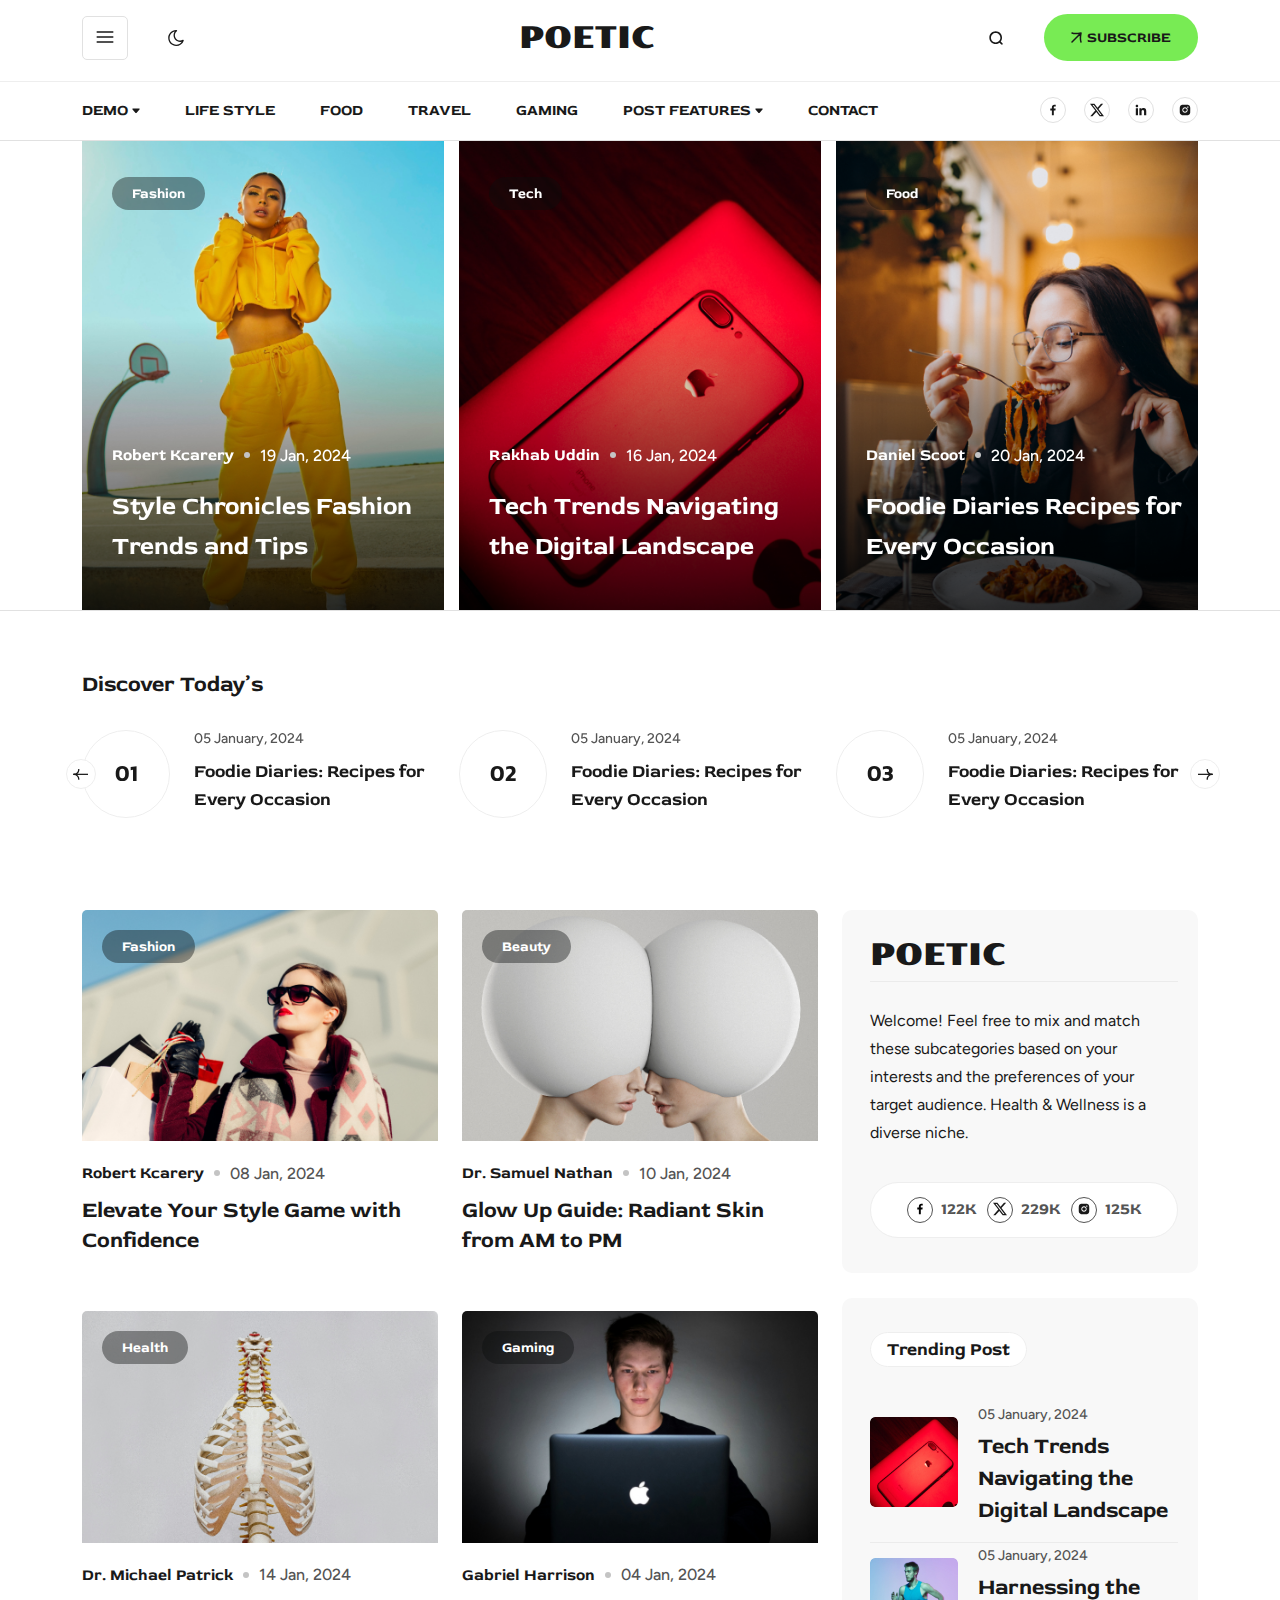
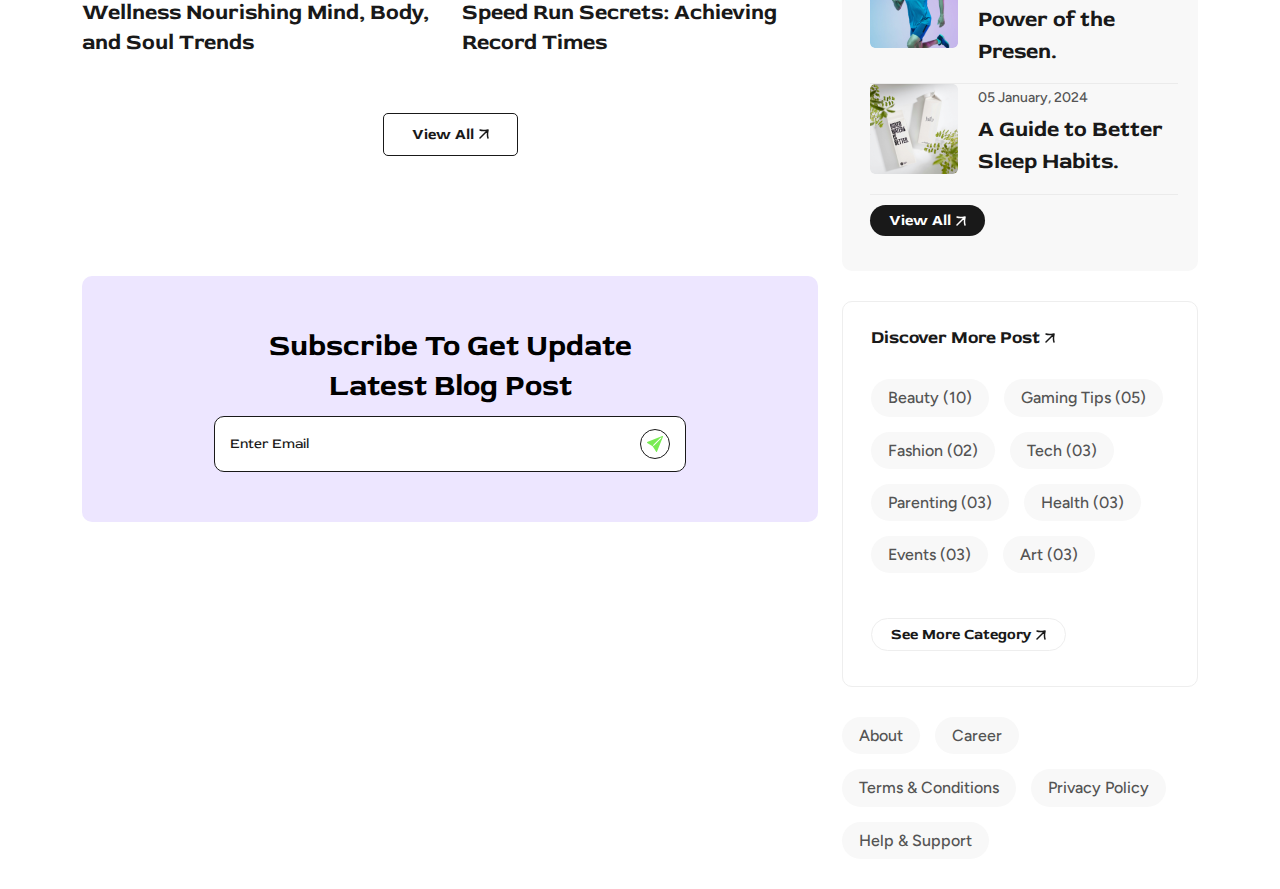
<file: index2.html>
<!DOCTYPE html>
<html lang="en">

<head>
    <meta charset="UTF-8">
    <meta name="viewport" content="width=device-width, initial-scale=1.0">
    <!-- Swiper link -->
    <link rel="stylesheet" href="assets/css/swiper-bundle.min.css">
    <!-- Fancybox link -->
    <link rel="stylesheet" href="assets/css/jquery.fancybox.min.css">
    <!-- Animation css link -->
    <link rel="stylesheet" href="assets/css/animate.css">
    <!-- Boostrap css link -->
    <link rel="stylesheet" href="assets/css/bootstrap-icons.min.css">
    <link rel="stylesheet" href="assets/css/bootstrap.min.css">
    <!-- Boxicon link -->
    <link rel="stylesheet" href="assets/css/boxicons.min.css">
    <!-- My css link -->
    <link rel="stylesheet" href="assets/css/style.css">
    <title>POITIC- HTML template</title>
</head>

<body>
    <header class="header-area2">
        <div class="container d-flex align-items-center justify-content-between">
            <div class="header-menu-icon">
                <div class="menu-icon">
                    <svg width="20" height="20" viewBox="0 0 20 20" xmlns="http://www.w3.org/2000/svg">
                        <path fill-rule="evenodd" clip-rule="evenodd"
                            d="M1.66675 9.16666H18.3334V10.8333H1.66675V9.16666ZM1.66675 4.16666H18.3334V5.83332H1.66675V4.16666ZM1.66675 14.1667H18.3334V15.8333H1.66675V14.1667Z" />
                    </svg>
                </div>
                <div class="right-icon">
                    <svg width="16" height="16" viewBox="0 0 16 16" xmlns="http://www.w3.org/2000/svg">
                        <g clip-path="url(#clip0_786_566)">
                            <path
                                d="M0.219921 8.00768C0.228585 12.4084 3.79421 15.954 8.26024 16C11.6719 15.9314 14.6211 13.8486 15.7467 10.6542C15.952 10.0697 15.3182 9.54523 14.7823 9.85714C13.9764 10.3284 13.0594 10.5763 12.1258 10.5756C11.4366 10.5773 10.7539 10.4428 10.1168 10.1798C9.47979 9.91682 8.90098 9.53058 8.41366 9.04325C7.92633 8.55592 7.54009 7.97711 7.27712 7.34007C7.01415 6.70303 6.87964 6.02031 6.88131 5.33112C6.88092 4.5347 7.0619 3.74865 7.41052 3.03258C7.75915 2.31651 8.26625 1.68924 8.89339 1.19833C9.38458 0.813108 9.13132 0.0160071 8.49817 0.00934236C3.52962 -0.231254 0.031309 4.13081 0.219921 8.00768ZM5.54837 5.33112C5.54837 8.95807 8.49884 11.9092 12.1264 11.9092C12.605 11.9092 13.1422 11.8679 13.736 11.7153C12.5463 13.4921 10.4536 14.6584 8.21026 14.6597C4.39604 14.6111 1.68683 11.5813 1.5582 8.23494C1.62351 2.50262 6.78601 1.48958 6.78601 1.48958C6.78601 1.48958 5.52837 3.05712 5.54837 5.33112Z" />
                        </g>
                        <defs>
                            <clipPath id="clip0_786_566">
                                <rect width="16" height="16" />
                            </clipPath>
                        </defs>
                    </svg>
                </div>
            </div>
            <div class="header-logo">
                <a href="#">POETIC</a>
            </div>
            <div class="header-right">
                <div class="search-btn">
                    <div class="icon">
                        <svg width="16" height="16" viewBox="0 0 16 16" xmlns="http://www.w3.org/2000/svg">
                            <path fill-rule="evenodd" clip-rule="evenodd"
                                d="M7.67458 2.95934C5.06925 2.95934 2.95925 5.06868 2.95925 7.66868C2.95925 10.2687 5.06925 12.3773 7.67458 12.3773C8.97459 12.3773 10.1499 11.8533 11.0033 11.004C11.4434 10.5674 11.7926 10.0477 12.0307 9.47524C12.2687 8.90273 12.3908 8.28869 12.3899 7.66868C12.3899 5.06868 10.2799 2.95934 7.67458 2.95934ZM1.33325 7.66868C1.33325 4.16868 4.17325 1.33334 7.67458 1.33334C11.1759 1.33334 14.0159 4.16868 14.0159 7.66868C14.0178 9.07185 13.5516 10.4356 12.6913 11.544L14.4279 13.2787C14.5084 13.353 14.573 13.4427 14.618 13.5426C14.6629 13.6424 14.6872 13.7503 14.6894 13.8598C14.6916 13.9693 14.6717 14.0781 14.6309 14.1797C14.59 14.2813 14.5291 14.3736 14.4517 14.4511C14.3743 14.5286 14.2821 14.5896 14.1805 14.6306C14.079 14.6716 13.9702 14.6916 13.8607 14.6895C13.7512 14.6874 13.6433 14.6632 13.5434 14.6184C13.4435 14.5736 13.3536 14.5091 13.2793 14.4287L11.5393 12.6913C10.4316 13.544 9.07244 14.0054 7.67458 14.0033C4.17325 14.0033 1.33325 11.168 1.33325 7.66868Z" />
                        </svg>
                    </div>
                </div>
                <div class="subscribe-btn">
                    <a href="#" class="primary-btn hover-btn">
                        <svg class="arrow" width="11" height="11" viewBox="0 0 11 11"
                            xmlns="http://www.w3.org/2000/svg">
                            <path
                                d="M0.999756 10L9.99976 1M9.99976 1C7.99976 1.375 3.62476 2.125 0.999756 1M9.99976 1C9.62476 2.875 8.87476 7 9.99976 10"
                                stroke="#191919" stroke-width="1.5" stroke-linecap="round" />
                        </svg>
                        SUBSCRIBE
                    </a>

                </div>
            </div>
        </div>
    </header>
    <div class="header-menu2">
        <div class="container d-flex align-items-center justify-content-between">
            <div class="main-menu">
                <ul class="menu-list">
                    <li><a href="#">DEMO
                            <svg width="8" height="6" viewBox="0 0 8 6" xmlns="http://www.w3.org/2000/svg">
                                <path
                                    d="M3.52932 4.9625L0.531821 1.53625C0.178071 1.13313 0.465571 0.5 1.00245 0.5H6.99745C7.1176 0.499897 7.23523 0.53443 7.33627 0.599463C7.4373 0.664496 7.51744 0.757273 7.5671 0.866683C7.61676 0.976093 7.63383 1.0975 7.61627 1.21636C7.5987 1.33522 7.54725 1.4465 7.46807 1.53688L4.47057 4.96188C4.41191 5.02901 4.33956 5.08281 4.25839 5.11968C4.17722 5.15654 4.0891 5.17561 3.99995 5.17561C3.91079 5.17561 3.82267 5.15654 3.7415 5.11968C3.66033 5.08281 3.58798 5.02901 3.52932 4.96188V4.9625Z" />
                            </svg>
                        </a></li>
                    <li><a href="#">LIFE STYLE</a></li>
                    <li><a href="#">FOOD</a></li>
                    <li><a href="#">TRAVEL</a></li>
                    <li><a href="#">GAMING</a></li>
                    <li><a href="#">POST FEATURES
                            <svg width="8" height="6" viewBox="0 0 8 6" xmlns="http://www.w3.org/2000/svg">
                                <path
                                    d="M3.52932 4.9625L0.531821 1.53625C0.178071 1.13313 0.465571 0.5 1.00245 0.5H6.99745C7.1176 0.499897 7.23523 0.53443 7.33627 0.599463C7.4373 0.664496 7.51744 0.757273 7.5671 0.866683C7.61676 0.976093 7.63383 1.0975 7.61627 1.21636C7.5987 1.33522 7.54725 1.4465 7.46807 1.53688L4.47057 4.96188C4.41191 5.02901 4.33956 5.08281 4.25839 5.11968C4.17722 5.15654 4.0891 5.17561 3.99995 5.17561C3.91079 5.17561 3.82267 5.15654 3.7415 5.11968C3.66033 5.08281 3.58798 5.02901 3.52932 4.96188V4.9625Z" />
                            </svg>
                        </a></li>
                    <li><a href="#">CONTACT</a></li>
                </ul>
            </div>
            <div class="social-media">
                <ul>
                    <li><a href="#">
                            <svg width="14" height="14" viewBox="0 0 14 14" xmlns="http://www.w3.org/2000/svg">
                                <path
                                    d="M7.81526 12.2483V7.46726H9.42818L9.66793 5.59534H7.81526V4.40301C7.81526 3.86284 7.96576 3.49301 8.74101 3.49301H9.72334V1.82409C9.24538 1.77287 8.76495 1.74814 8.28426 1.75001C6.85859 1.75001 5.87976 2.62034 5.87976 4.21809V5.59184H4.27734V7.46376H5.88326V12.2483H7.81526Z" />
                            </svg>
                        </a></li>
                    <li><a href="#">
                            <svg width="14" height="14" viewBox="0 0 14 14" xmlns="http://www.w3.org/2000/svg">
                                <g clip-path="url(#clip0_786_536)">
                                    <path
                                        d="M11.025 0.65625H13.1722L8.48225 6.0305L14 13.3438H9.68012L6.2965 8.9075L2.42462 13.3438H0.2765L5.29287 7.595L0 0.65625H4.43013L7.48825 4.71012L11.025 0.65625ZM10.2725 12.0557H11.4625L3.78262 1.87687H2.50688L10.2725 12.0557Z" />
                                </g>
                                <defs>
                                    <clipPath id="clip0_786_536">
                                        <rect width="14" height="14" fill="white" />
                                    </clipPath>
                                </defs>
                            </svg>
                        </a></li>
                    <li><a href="#">
                            <svg width="14" height="14" viewBox="0 0 14 14" xmlns="http://www.w3.org/2000/svg">
                                <path
                                    d="M2.90719 4.1972C3.61209 4.1972 4.18353 3.62576 4.18353 2.92086C4.18353 2.21597 3.61209 1.64453 2.90719 1.64453C2.20229 1.64453 1.63086 2.21597 1.63086 2.92086C1.63086 3.62576 2.20229 4.1972 2.90719 4.1972Z" />
                                <path
                                    d="M5.38752 5.16523V12.2463H7.5861V8.74457C7.5861 7.82057 7.75994 6.92573 8.9056 6.92573C10.0355 6.92573 10.0495 7.98215 10.0495 8.8029V12.2469H12.2493V8.36365C12.2493 6.45615 11.8386 4.99023 9.60911 4.99023C8.53869 4.99023 7.82119 5.57765 7.52777 6.13357H7.49802V5.16523H5.38752ZM1.80469 5.16523H4.00677V12.2463H1.80469V5.16523Z" />
                            </svg>
                        </a></li>
                    <li><a href="#">
                            <svg width="14" height="14" viewBox="0 0 14 14" xmlns="http://www.w3.org/2000/svg">
                                <path
                                    d="M12.2191 4.84492C12.2132 4.40312 12.1305 3.96571 11.9747 3.55226C11.8396 3.20351 11.6332 2.88679 11.3687 2.62233C11.1043 2.35786 10.7875 2.15147 10.4388 2.01634C10.0307 1.86313 9.59948 1.78029 9.16362 1.77134C8.60246 1.74626 8.42454 1.73926 7.00004 1.73926C5.57554 1.73926 5.39296 1.73926 4.83587 1.77134C4.40022 1.78036 3.96924 1.8632 3.56129 2.01634C3.21249 2.15138 2.89572 2.35773 2.63124 2.62221C2.36677 2.88669 2.16041 3.20346 2.02537 3.55226C1.87186 3.96008 1.7892 4.39116 1.78096 4.82684C1.75587 5.38859 1.74829 5.56651 1.74829 6.99101C1.74829 8.41551 1.74829 8.59751 1.78096 9.15517C1.78971 9.59151 1.87196 10.022 2.02537 10.4309C2.16064 10.7796 2.36715 11.0963 2.63171 11.3606C2.89628 11.625 3.21308 11.8313 3.56187 11.9663C3.96871 12.1256 4.39976 12.2144 4.83646 12.2288C5.39821 12.2538 5.57612 12.2614 7.00062 12.2614C8.42512 12.2614 8.60771 12.2614 9.16479 12.2288C9.60063 12.2202 10.0318 12.1375 10.44 11.9843C10.7886 11.8491 11.1053 11.6426 11.3697 11.3782C11.6341 11.1137 11.8406 10.7971 11.9759 10.4484C12.1293 10.0401 12.2115 9.60959 12.2203 9.17267C12.2454 8.61151 12.253 8.43359 12.253 7.00851C12.2518 5.58401 12.2518 5.40317 12.2191 4.84492ZM6.99654 9.68484C5.50671 9.68484 4.29979 8.47792 4.29979 6.98809C4.29979 5.49826 5.50671 4.29134 6.99654 4.29134C7.71176 4.29134 8.39769 4.57546 8.90343 5.0812C9.40917 5.58694 9.69329 6.27287 9.69329 6.98809C9.69329 7.70331 9.40917 8.38924 8.90343 8.89498C8.39769 9.40072 7.71176 9.68484 6.99654 9.68484ZM9.80062 4.82042C9.71802 4.8205 9.63622 4.80429 9.55989 4.77271C9.48356 4.74114 9.41421 4.69482 9.3558 4.63641C9.29739 4.57801 9.25108 4.50865 9.2195 4.43233C9.18793 4.356 9.17171 4.27419 9.17179 4.19159C9.17179 4.10905 9.18805 4.02732 9.21964 3.95106C9.25122 3.8748 9.29752 3.80551 9.35589 3.74714C9.41425 3.68878 9.48354 3.64248 9.5598 3.61089C9.63606 3.57931 9.71779 3.56305 9.80033 3.56305C9.88287 3.56305 9.96461 3.57931 10.0409 3.61089C10.1171 3.64248 10.1864 3.68878 10.2448 3.74714C10.3031 3.80551 10.3494 3.8748 10.381 3.95106C10.4126 4.02732 10.4289 4.10905 10.4289 4.19159C10.4289 4.53926 10.1477 4.82042 9.80062 4.82042Z" />
                                <path
                                    d="M6.99589 8.73983C7.96336 8.73983 8.74764 7.95554 8.74764 6.98808C8.74764 6.02061 7.96336 5.23633 6.99589 5.23633C6.02843 5.23633 5.24414 6.02061 5.24414 6.98808C5.24414 7.95554 6.02843 8.73983 6.99589 8.73983Z" />
                            </svg>
                        </a></li>
                </ul>
            </div>
        </div>
    </div>

    <!-- Banner area strats here -->
    <div class="banner-area2 mb-60">
        <div class="container">
            <div class="row ">
                <div class="col-lg-12 position-relative">
                    <div class="slider-btn-groups">
                        <div class="slider-btn prev-2" tabindex="0" role="button" aria-label="Previous slide"
                            aria-controls="swiper-wrapper-e0b69f76be833fd9">
                            <svg width="7" height="14" viewBox="0 0 7 14" fill="none"
                                xmlns="http://www.w3.org/2000/svg">
                                <path d="M0 7.00008L7 0L2.54545 7.00008L7 14L0 7.00008Z" fill="#C4C4C4" />
                            </svg>
                            <span class="two"> PREV</span>
                        </div>
                        <div class="slider-btn next-2" tabindex="0" role="button" aria-label="Next slide"
                            aria-controls="swiper-wrapper-e0b69f76be833fd9">
                            <span>NEXT</span>
                            <svg width="7" height="14" viewBox="0 0 7 14" fill="none"
                                xmlns="http://www.w3.org/2000/svg">
                                <path d="M7 7.00008L0 0L4.45455 7.00008L0 14L7 7.00008Z" fill="#191919" />
                            </svg>
                        </div>
                    </div>
                    <div class="swiper banner-slider2">
                        <div class="swiper-wrapper">
                            <div class="swiper-slide">
                                <div class="banner-card">
                                    <div class="banner-img">
                                        <img src="assets/image/Overlay (4).png" alt="">
                                    </div>
                                    <div class="banner-content">
                                        <div class="top-btn">
                                            <a href="#">
                                                Fashion
                                            </a>
                                        </div>
                                        <div class="banner-content-bottom">
                                            <div class="author-area">
                                                <div class="author-name">
                                                    <a href="#">Robert Kcarery</a>
                                                </div>
                                                <div class="publish-date">
                                                    <a href="#">
                                                        <svg width="6" height="6" viewBox="0 0 6 6" fill="none"
                                                            xmlns="http://www.w3.org/2000/svg">
                                                            <circle cx="3" cy="3" r="3" fill="#C4C4C4" />
                                                        </svg>
                                                        19 Jan, 2024</a>
                                                </div>
                                            </div>
                                            <h2>Style Chronicles Fashion Trends and Tips</h2>
                                        </div>
                                    </div>
                                </div>
                            </div>
                            <div class="swiper-slide">
                                <div class="banner-card">
                                    <div class="banner-img two">
                                        <img src="assets/image/Overlay (4).png" alt="">
                                    </div>
                                    <div class="banner-content">
                                        <div class="top-btn">
                                            <a href="#">
                                                Tech
                                            </a>
                                        </div>
                                        <div class="banner-content-bottom">
                                            <div class="author-area">
                                                <div class="author-name">
                                                    <a href="#">Rakhab Uddin</a>
                                                </div>
                                                <div class="publish-date">
                                                    <a href="#">
                                                        <svg width="6" height="6" viewBox="0 0 6 6" fill="none"
                                                            xmlns="http://www.w3.org/2000/svg">
                                                            <circle cx="3" cy="3" r="3" fill="#C4C4C4" />
                                                        </svg>
                                                        16 Jan, 2024</a>
                                                </div>
                                            </div>
                                            <h2>Tech Trends Navigating the Digital Landscape</h2>
                                        </div>
                                    </div>
                                </div>
                            </div>
                            <div class="swiper-slide">
                                <div class="banner-card">
                                    <div class="banner-img three">
                                        <img src="assets/image/Overlay (4).png" alt="">
                                    </div>
                                    <div class="banner-content">
                                        <div class="top-btn">
                                            <a href="#">
                                                Food
                                            </a>
                                        </div>
                                        <div class="banner-content-bottom">
                                            <div class="author-area">
                                                <div class="author-name">
                                                    <a href="#">Daniel Scoot</a>
                                                </div>
                                                <div class="publish-date">
                                                    <a href="#">
                                                        <svg width="6" height="6" viewBox="0 0 6 6" fill="none"
                                                            xmlns="http://www.w3.org/2000/svg">
                                                            <circle cx="3" cy="3" r="3" fill="#C4C4C4" />
                                                        </svg>
                                                        20 Jan, 2024</a>
                                                </div>
                                            </div>
                                            <h2>Foodie Diaries Recipes for Every Occasion</h2>
                                        </div>
                                    </div>
                                </div>
                            </div>
                            <div class="swiper-slide">
                                <div class="banner-card">
                                    <div class="banner-img">
                                        <img src="assets/image/Overlay (4).png" alt="">
                                    </div>
                                    <div class="banner-content">
                                        <div class="top-btn">
                                            <a href="#">
                                                Fashion
                                            </a>
                                        </div>
                                        <div class="banner-content-bottom">
                                            <div class="author-area">
                                                <div class="author-name">
                                                    <a href="#">Robert Kcarery</a>
                                                </div>
                                                <div class="publish-date">
                                                    <a href="#">
                                                        <svg width="6" height="6" viewBox="0 0 6 6" fill="none"
                                                            xmlns="http://www.w3.org/2000/svg">
                                                            <circle cx="3" cy="3" r="3" fill="#C4C4C4" />
                                                        </svg>
                                                        19 Jan, 2024</a>
                                                </div>
                                            </div>
                                            <h2>Style Chronicles Fashion Trends and Tips</h2>
                                        </div>
                                    </div>
                                </div>
                            </div>
                            <div class="swiper-slide">
                                <div class="banner-card">
                                    <div class="banner-img two">
                                        <img src="assets/image/Overlay (4).png" alt="">
                                    </div>
                                    <div class="banner-content">
                                        <div class="top-btn">
                                            <a href="#">
                                                Tech
                                            </a>
                                        </div>
                                        <div class="banner-content-bottom">
                                            <div class="author-area">
                                                <div class="author-name">
                                                    <a href="#">Rakhab Uddin</a>
                                                </div>
                                                <div class="publish-date">
                                                    <a href="#">
                                                        <svg width="6" height="6" viewBox="0 0 6 6" fill="none"
                                                            xmlns="http://www.w3.org/2000/svg">
                                                            <circle cx="3" cy="3" r="3" fill="#C4C4C4" />
                                                        </svg>
                                                        16 Jan, 2024</a>
                                                </div>
                                            </div>
                                            <h2>Tech Trends Navigating the Digital Landscape</h2>
                                        </div>
                                    </div>
                                </div>
                            </div>
                            <div class="swiper-slide">
                                <div class="banner-card">
                                    <div class="banner-img three">
                                        <img src="assets/image/Overlay (4).png" alt="">
                                    </div>
                                    <div class="banner-content">
                                        <div class="top-btn">
                                            <a href="#">
                                                Food
                                            </a>
                                        </div>
                                        <div class="banner-content-bottom">
                                            <div class="author-area">
                                                <div class="author-name">
                                                    <a href="#">Daniel Scoot</a>
                                                </div>
                                                <div class="publish-date">
                                                    <a href="#">
                                                        <svg width="6" height="6" viewBox="0 0 6 6" fill="none"
                                                            xmlns="http://www.w3.org/2000/svg">
                                                            <circle cx="3" cy="3" r="3" fill="#C4C4C4" />
                                                        </svg>
                                                        20 Jan, 2024</a>
                                                </div>
                                            </div>
                                            <h2>Foodie Diaries Recipes for Every Occasion</h2>
                                        </div>
                                    </div>
                                </div>
                            </div>
                        </div>
                    </div>
                </div>
            </div>
        </div>
    </div>
    <!-- Banner area ends here -->

    <!-- Discover area strats here -->
    <div class="discover-section">
        <div class="container">
            <div class="row mb-20">
                <div class="col-lg-12">
                    <div class="section-title">
                        <h3>Discover Today’s</h3>
                    </div>
                </div>
            </div>
            <div class="row">
                <div class="col-lg-12 position-relative">
                    <div class="slider-btn-groups">
                        <div class="slider-btn prev-1" tabindex="0" role="button" aria-label="Previous slide"
                            aria-controls="swiper-wrapper-e0b69f76be833fd9">
                            <svg width="16" height="16" viewBox="0 0 16 16" xmlns="http://www.w3.org/2000/svg">
                                <mask id="mask0_0_6821" style="mask-type:alpha" maskUnits="userSpaceOnUse" x="0" y="0"
                                    width="16" height="16">
                                    <rect width="16" height="16" transform="matrix(-1 0 0 1 16 0)"></rect>
                                </mask>
                                <g mask="url(#mask0_0_6821)">
                                    <path fill-rule="evenodd" clip-rule="evenodd"
                                        d="M0.416666 8.96667H15V7.71667H0.416666V8.96667Z"></path>
                                    <path fill-rule="evenodd" clip-rule="evenodd"
                                        d="M1.04115 7.71667C3.98115 7.71667 6.38281 10.3017 6.38281 13.0583V13.6833H5.13281V13.0583C5.13281 10.9658 3.26448 8.96667 1.04115 8.96667H0.416979V7.71667H1.04115Z">
                                    </path>
                                    <path fill-rule="evenodd" clip-rule="evenodd"
                                        d="M1.04115 8.96667C3.98115 8.96667 6.38281 6.38167 6.38281 3.625V3H5.13281V3.625C5.13281 5.71833 3.26448 7.71667 1.04115 7.71667H0.416979V8.96667H1.04115Z">
                                    </path>
                                </g>
                            </svg>
                        </div>
                        <div class="slider-btn next-1" tabindex="0" role="button" aria-label="Next slide"
                            aria-controls="swiper-wrapper-e0b69f76be833fd9">
                            <svg width="16" height="16" viewBox="0 0 16 16" xmlns="http://www.w3.org/2000/svg">
                                <mask id="mask0_0_6813" style="mask-type:alpha" maskUnits="userSpaceOnUse" x="0" y="0"
                                    width="16" height="16">
                                    <rect width="16" height="16"></rect>
                                </mask>
                                <g mask="url(#mask0_0_6813)">
                                    <path fill-rule="evenodd" clip-rule="evenodd"
                                        d="M15.5833 8.96667H1V7.71667H15.5833V8.96667Z"></path>
                                    <path fill-rule="evenodd" clip-rule="evenodd"
                                        d="M14.9589 7.71667C12.0189 7.71667 9.61719 10.3017 9.61719 13.0583V13.6833H10.8672V13.0583C10.8672 10.9658 12.7355 8.96667 14.9589 8.96667H15.583V7.71667H14.9589Z">
                                    </path>
                                    <path fill-rule="evenodd" clip-rule="evenodd"
                                        d="M14.9589 8.96667C12.0189 8.96667 9.61719 6.38167 9.61719 3.625V3H10.8672V3.625C10.8672 5.71833 12.7355 7.71667 14.9589 7.71667H15.583V8.96667H14.9589Z">
                                    </path>
                                </g>
                            </svg>
                        </div>
                    </div>
                    <div class="swiper discover-slider">
                        <div class="swiper-wrapper">
                            <div class="swiper-slide">
                                <div class="discover-content">
                                    <div class="number">
                                        <h3>01</h3>
                                    </div>
                                    <div class="other-content">
                                        <span>05 January, 2024</span>
                                        <p>Foodie Diaries: Recipes for Every Occasion</p>
                                    </div>
                                </div>
                            </div>
                            <div class="swiper-slide">
                                <div class="discover-content">
                                    <div class="number">
                                        <h3>02</h3>
                                    </div>
                                    <div class="other-content">
                                        <span>05 January, 2024</span>
                                        <p>Foodie Diaries: Recipes for Every Occasion</p>
                                    </div>
                                </div>
                            </div>
                            <div class="swiper-slide">
                                <div class="discover-content">
                                    <div class="number">
                                        <h3>03</h3>
                                    </div>
                                    <div class="other-content">
                                        <span>05 January, 2024</span>
                                        <p>Foodie Diaries: Recipes for Every Occasion</p>
                                    </div>
                                </div>
                            </div>
                            <div class="swiper-slide">
                                <div class="discover-content">
                                    <div class="number">
                                        <h3>01</h3>
                                    </div>
                                    <div class="other-content">
                                        <span>05 January, 2024</span>
                                        <p>Foodie Diaries: Recipes for Every Occasion</p>
                                    </div>
                                </div>
                            </div>
                            <div class="swiper-slide">
                                <div class="discover-content">
                                    <div class="number">
                                        <h3>02</h3>
                                    </div>
                                    <div class="other-content">
                                        <span>05 January, 2024</span>
                                        <p>Foodie Diaries: Recipes for Every Occasion</p>
                                    </div>
                                </div>
                            </div>
                            <div class="swiper-slide">
                                <div class="discover-content">
                                    <div class="number">
                                        <h3>03</h3>
                                    </div>
                                    <div class="other-content">
                                        <span>05 January, 2024</span>
                                        <p>Foodie Diaries: Recipes for Every Occasion</p>
                                    </div>
                                </div>
                            </div>
                        </div>
                    </div>
                </div>
            </div>
        </div>
    </div>
    <!-- Discover area ends here -->
    <!-- Blog post area strats here -->
    <div class="blog-post2">
        <div class="container">
            <div class="row g-lg-4 gy-4 pt-80">
                <div class="col-lg-8">
                    <div class="row  g-4 gy-5 mb-120">
                        <div class="col-lg-6">
                            <div class="blog-card">
                                <div class="blog-card-img-wrap">
                                    <a href="#">
                                        <img src="assets/image/freestocks-VFrcRtEQKL8-unsplash 1.png" alt="">
                                    </a>
                                    <a href="#"><span>Fashion</span>
                                    </a>
                                </div>
                                <div class="blog-content">
                                    <div class="author-area">
                                        <div class="author-name">
                                            <a href="#">Robert Kcarery</a>
                                        </div>
                                        <div class="publish-date">
                                            <a href="#">
                                                <svg width="6" height="6" viewBox="0 0 6 6" fill="none"
                                                    xmlns="http://www.w3.org/2000/svg">
                                                    <circle cx="3" cy="3" r="3" fill="#C4C4C4" />
                                                </svg>
                                                08 Jan, 2024</a>
                                        </div>
                                    </div>
                                    <h3>Elevate Your Style Game with Confidence</h3>
                                </div>
                            </div>
                        </div>
                        <div class="col-lg-6">
                            <div class="blog-card">
                                <div class="blog-card-img-wrap">
                                    <a href="#">
                                        <img src="assets/image/dynamic-wang-F3KHLtv6844-unsplash.png" alt="">
                                    </a>
                                    <a href="#"><span>Beauty</span>
                                    </a>
                                </div>
                                <div class="blog-content">
                                    <div class="author-area">
                                        <div class="author-name">
                                            <a href="#">Dr. Samuel Nathan</a>
                                        </div>
                                        <div class="publish-date">
                                            <a href="#">
                                                <svg width="6" height="6" viewBox="0 0 6 6" fill="none"
                                                    xmlns="http://www.w3.org/2000/svg">
                                                    <circle cx="3" cy="3" r="3" fill="#C4C4C4" />
                                                </svg>
                                                10 Jan, 2024</a>
                                        </div>
                                    </div>
                                    <h3>Glow Up Guide: Radiant Skin from AM to PM</h3>
                                </div>
                            </div>
                        </div>
                        <div class="col-lg-6">
                            <div class="blog-card">
                                <div class="blog-card-img-wrap">
                                    <a href="#">
                                        <img src="assets/image/nino-liverani-CKxD_Qh6ULY-unsplash 1.png" alt="">
                                    </a>
                                    <a href="#"><span>Health</span>
                                    </a>
                                </div>
                                <div class="blog-content">
                                    <div class="author-area">
                                        <div class="author-name">
                                            <a href="#">Dr. Michael Patrick</a>
                                        </div>
                                        <div class="publish-date">
                                            <a href="#">
                                                <svg width="6" height="6" viewBox="0 0 6 6" fill="none"
                                                    xmlns="http://www.w3.org/2000/svg">
                                                    <circle cx="3" cy="3" r="3" fill="#C4C4C4" />
                                                </svg>
                                                14 Jan, 2024</a>
                                        </div>
                                    </div>
                                    <h3>Wellness Nourishing Mind, Body, and Soul Trends</h3>
                                </div>
                            </div>
                        </div>
                        <div class="col-lg-6">
                            <div class="blog-card">
                                <div class="blog-card-img-wrap">
                                    <a href="#">
                                        <img src="assets/image/grzegorz-walczak-yoIIPcrWhjI-unsplash.png" alt="">
                                    </a>
                                    <a href="#"><span>Gaming</span>
                                    </a>
                                </div>
                                <div class="blog-content">
                                    <div class="author-area">
                                        <div class="author-name">
                                            <a href="#">Gabriel Harrison</a>
                                        </div>
                                        <div class="publish-date">
                                            <a href="#">
                                                <svg width="6" height="6" viewBox="0 0 6 6" fill="none"
                                                    xmlns="http://www.w3.org/2000/svg">
                                                    <circle cx="3" cy="3" r="3" fill="#C4C4C4" />
                                                </svg>
                                                04 Jan, 2024</a>
                                        </div>
                                    </div>
                                    <h3>Speed Run Secrets: Achieving Record Times</h3>
                                </div>
                            </div>
                        </div>
                        <div class="view-all-btn">
                            <a href="#">
                                View All
                                <svg class="arrow" width="10" height="10" viewBox="0 0 10 10"
                                    xmlns="http://www.w3.org/2000/svg">
                                    <path
                                        d="M1 9L9 1M9 1C7.22222 1.33333 3.33333 2 1 1M9 1C8.66667 2.66667 8 6.33333 9 9"
                                        stroke="#191919" stroke-width="1.5" stroke-linecap="round" />
                                </svg>
                            </a>
                        </div>
                    </div>
                    <div class="contect-section">
                        <h2>Subscribe To Get Update
                            Latest Blog Post</h2>
                        <div class="input-area">
                            <input type="email" placeholder="Enter Email" class="">
                            <button type="submit">
                                <svg width="16" height="16" viewBox="0 0 16 16" xmlns="http://www.w3.org/2000/svg">
                                    <path
                                        d="M15.9647 0.685806C16.0011 0.594942 16.01 0.495402 15.9904 0.399526C15.9707 0.303649 15.9233 0.215653 15.8541 0.146447C15.7849 0.0772403 15.6969 0.0298668 15.601 0.0101994C15.5052 -0.0094681 15.4056 -0.000564594 15.3147 0.0358061L0.76775 5.85481H0.76675L0.31475 6.03481C0.22914 6.06895 0.154635 6.1261 0.0994654 6.19994C0.0442956 6.27377 0.0106078 6.36142 0.00212322 6.4532C-0.00636132 6.54497 0.0106876 6.63731 0.0513867 6.72001C0.0920859 6.8027 0.154851 6.87254 0.23275 6.92181L0.64275 7.18181L0.64375 7.18381L5.63875 10.3618L8.81675 15.3568L8.81875 15.3588L9.07875 15.7688C9.12817 15.8464 9.19805 15.9089 9.28068 15.9493C9.36332 15.9897 9.45551 16.0066 9.54711 15.998C9.63871 15.9894 9.72617 15.9558 9.79985 15.9007C9.87354 15.8456 9.9306 15.7712 9.96475 15.6858L15.9647 0.685806ZM14.1317 2.57581L6.63775 10.0698L6.42275 9.73181C6.38336 9.66978 6.33078 9.6172 6.26875 9.57781L5.93075 9.36281L13.4247 1.86881L14.6027 1.39781L14.1327 2.57581H14.1317Z">
                                    </path>
                                </svg>
                            </button>
                        </div>
                    </div>
                </div>
                <div class="col-lg-4">
                    <div class="sidebar-area">
                        <div class="single-widget mb-25">
                            <h2><a href="#">POETIC</a></h2>
                            <p>Welcome! Feel free to mix and match these subcategories based on your interests and the
                                preferences of your target audience. Health & Wellness is a diverse niche.</p>
                            <div class="counter-up-area">
                                <ul>
                                    <li>
                                        <a href="#">
                                            <div class="icon">
                                                <svg width="14" height="14" viewBox="0 0 14 14"
                                                    xmlns="http://www.w3.org/2000/svg">
                                                    <path
                                                        d="M7.81526 12.2482V7.46723H9.42818L9.66793 5.59531H7.81526V4.40298C7.81526 3.86281 7.96576 3.49298 8.74101 3.49298H9.72334V1.82406C9.24538 1.77284 8.76495 1.74811 8.28426 1.74998C6.85859 1.74998 5.87976 2.62031 5.87976 4.21806V5.59181H4.27734V7.46373H5.88326V12.2482H7.81526Z">
                                                    </path>
                                                </svg>
                                            </div>
                                            <div class="number">
                                                <h5 class="counter">122</h5>
                                                <span>K</span>
                                            </div>
                                        </a>
                                    </li>
                                    <li>
                                        <a href="#">
                                            <div class="icon">
                                                <svg width="14" height="14" viewBox="0 0 14 14" fill="none"
                                                    xmlns="http://www.w3.org/2000/svg">
                                                    <g clip-path="url(#clip0_786_536)">
                                                        <path
                                                            d="M11.025 0.65625H13.1722L8.48225 6.0305L14 13.3438H9.68012L6.2965 8.9075L2.42462 13.3438H0.2765L5.29287 7.595L0 0.65625H4.43013L7.48825 4.71012L11.025 0.65625ZM10.2725 12.0557H11.4625L3.78262 1.87687H2.50688L10.2725 12.0557Z"
                                                            fill="#191919" />
                                                    </g>
                                                    <defs>
                                                        <clipPath id="clip0_786_536">
                                                            <rect width="14" height="14" fill="white" />
                                                        </clipPath>
                                                    </defs>
                                                </svg>
                                            </div>
                                            <div class="number">
                                                <h5 class="counter">229</h5>
                                                <span>K</span>
                                            </div>
                                        </a>
                                    </li>
                                    <li>
                                        <a href="#">
                                            <div class="icon">
                                                <svg width="14" height="14" viewBox="0 0 14 14" fill="none"
                                                    xmlns="http://www.w3.org/2000/svg">
                                                    <path
                                                        d="M12.2191 4.84492C12.2132 4.40312 12.1305 3.96571 11.9747 3.55226C11.8396 3.20351 11.6332 2.88679 11.3687 2.62233C11.1043 2.35786 10.7875 2.15147 10.4388 2.01634C10.0307 1.86313 9.59948 1.78029 9.16362 1.77134C8.60246 1.74626 8.42454 1.73926 7.00004 1.73926C5.57554 1.73926 5.39296 1.73926 4.83587 1.77134C4.40022 1.78036 3.96924 1.8632 3.56129 2.01634C3.21249 2.15138 2.89572 2.35773 2.63124 2.62221C2.36677 2.88669 2.16041 3.20346 2.02537 3.55226C1.87186 3.96008 1.7892 4.39116 1.78096 4.82684C1.75587 5.38859 1.74829 5.56651 1.74829 6.99101C1.74829 8.41551 1.74829 8.59751 1.78096 9.15517C1.78971 9.59151 1.87196 10.022 2.02537 10.4309C2.16064 10.7796 2.36715 11.0963 2.63171 11.3606C2.89628 11.625 3.21308 11.8313 3.56187 11.9663C3.96871 12.1256 4.39976 12.2144 4.83646 12.2288C5.39821 12.2538 5.57612 12.2614 7.00062 12.2614C8.42512 12.2614 8.60771 12.2614 9.16479 12.2288C9.60063 12.2202 10.0318 12.1375 10.44 11.9843C10.7886 11.8491 11.1053 11.6426 11.3697 11.3782C11.6341 11.1137 11.8406 10.7971 11.9759 10.4484C12.1293 10.0401 12.2115 9.60959 12.2203 9.17267C12.2454 8.61151 12.253 8.43359 12.253 7.00851C12.2518 5.58401 12.2518 5.40317 12.2191 4.84492ZM6.99654 9.68484C5.50671 9.68484 4.29979 8.47792 4.29979 6.98809C4.29979 5.49826 5.50671 4.29134 6.99654 4.29134C7.71176 4.29134 8.39769 4.57546 8.90343 5.0812C9.40917 5.58694 9.69329 6.27287 9.69329 6.98809C9.69329 7.70331 9.40917 8.38924 8.90343 8.89498C8.39769 9.40072 7.71176 9.68484 6.99654 9.68484ZM9.80062 4.82042C9.71802 4.8205 9.63622 4.80429 9.55989 4.77271C9.48356 4.74114 9.41421 4.69482 9.3558 4.63641C9.29739 4.57801 9.25108 4.50865 9.2195 4.43233C9.18793 4.356 9.17171 4.27419 9.17179 4.19159C9.17179 4.10905 9.18805 4.02732 9.21964 3.95106C9.25122 3.8748 9.29752 3.80551 9.35589 3.74714C9.41425 3.68878 9.48354 3.64248 9.5598 3.61089C9.63606 3.57931 9.71779 3.56305 9.80033 3.56305C9.88287 3.56305 9.96461 3.57931 10.0409 3.61089C10.1171 3.64248 10.1864 3.68878 10.2448 3.74714C10.3031 3.80551 10.3494 3.8748 10.381 3.95106C10.4126 4.02732 10.4289 4.10905 10.4289 4.19159C10.4289 4.53926 10.1477 4.82042 9.80062 4.82042Z"
                                                        fill="#191919" />
                                                    <path
                                                        d="M6.99589 8.73983C7.96336 8.73983 8.74764 7.95554 8.74764 6.98808C8.74764 6.02061 7.96336 5.23633 6.99589 5.23633C6.02843 5.23633 5.24414 6.02061 5.24414 6.98808C5.24414 7.95554 6.02843 8.73983 6.99589 8.73983Z"
                                                        fill="#191919" />
                                                </svg>
                                            </div>
                                            <div class="number">
                                                <h5 class="counter">125</h5>
                                                <span>K</span>
                                            </div>
                                        </a>
                                    </li>
                                </ul>
                            </div>
                        </div>
                        <div class="single-widget two  mb-30">
                            <span class="top-btn"><a href="#">Trending Post</a></span>
                            <div class="recent-post pt-40 mb-20">
                                <div class="recent-post-img">
                                    <a href="#"><img src="assets/image/Image (28).png" alt=""></a>
                                </div>
                                <div class="recent-post-content">
                                    <a href="#">05 January, 2024</a>
                                    <h2><a href="#">Tech Trends Navigating the Digital Landscape</a></h2>
                                </div>
                            </div>
                            <div class="recent-post mb-20">
                                <div class="recent-post-img">
                                    <a href="#"><img src="assets/image/Image (15).png" alt=""></a>
                                </div>
                                <div class="recent-post-content">
                                    <a href="#">05 January, 2024</a>
                                    <h2><a href="#">Harnessing the Power of the Presen.</a></h2>
                                </div>
                            </div>
                            <div class="recent-post ">
                                <div class="recent-post-img">
                                    <a href="#"><img src="assets/image/Image (16).png" alt=""></a>
                                </div>
                                <div class="recent-post-content">
                                    <a href="#">05 January, 2024</a>
                                    <h2><a href="#">A Guide to Better Sleep Habits.</a></h2>
                                </div>
                            </div>
                            <div class="view-all-btn2">
                                <a href="#" class="view-btn">
                                    View All
                                    <svg class="arrow" width="10" height="10" viewBox="0 0 10 10" fill="none"
                                        xmlns="http://www.w3.org/2000/svg">
                                        <path
                                            d="M1 9L9 1M9 1C7.22222 1.33333 3.33333 2 1 1M9 1C8.66667 2.66667 8 6.33333 9 9"
                                            stroke="white" stroke-width="1.5" stroke-linecap="round"></path>
                                    </svg>
                                </a>
                            </div>
                        </div>
                        <div class="single-widget three mb-30">
                            <a class="discover-btn" href="#">Discover More Post
                                <svg class="arrow" width="10" height="10" viewBox="0 0 10 10" fill="none"
                                    xmlns="http://www.w3.org/2000/svg">
                                    <path
                                        d="M1 9L9 1M9 1C7.22222 1.33333 3.33333 2 1 1M9 1C8.66667 2.66667 8 6.33333 9 9"
                                        stroke="white" stroke-width="1.5" stroke-linecap="round"></path>
                                </svg>
                            </a>
                            <ul class="category">
                                <li>
                                    <a href="#">Beauty (10)</a>
                                </li>
                                <li>
                                    <a href="#">Gaming Tips (05)</a>
                                </li>
                                <li>
                                    <a href="#">Fashion (02)</a>
                                </li>
                                <li>
                                    <a href="#">Tech (03)</a>
                                </li>
                                <li>
                                    <a href="#">Parenting (03)</a>
                                </li>
                                <li>
                                    <a href="#">Health (03)</a>
                                </li>
                                <li>
                                    <a href="#">Events (03)</a>
                                </li>
                                <li>
                                    <a href="#">Art (03)</a>
                                </li>
                            </ul>
                            <div class="see-more-btn">
                                <a href="#">
                                    See More Category
                                    <svg class="arrow" width="10" height="10" viewBox="0 0 10 10" fill="none"
                                        xmlns="http://www.w3.org/2000/svg">
                                        <path
                                            d="M1 9L9 1M9 1C7.22222 1.33333 3.33333 2 1 1M9 1C8.66667 2.66667 8 6.33333 9 9"
                                            stroke="white" stroke-width="1.5" stroke-linecap="round"></path>
                                    </svg>
                                </a>
                            </div>
                        </div>
                        <div class="single-widget four mb-30">
                            <ul class="category">
                                <li>
                                    <a href="#">About</a>
                                </li>
                                <li>
                                    <a href="#">Career</a>
                                </li>
                                <li>
                                    <a href="#">Terms & Conditions</a>
                                </li>
                                <li>
                                    <a href="#">Privacy Policy</a>
                                </li>
                                <li>
                                    <a href="#">Help & Support</a>
                                </li>
                            </ul>
                        </div>
                    </div>
                </div>
            </div>
        </div>
    </div>
    <!-- Blog post area ends here -->













    <!-- jquery js link -->
    <script src="assets/js/jquery-3.7.1.min.js"></script>
    <script src="assets/js/jquery-ui.js"></script>
    <!-- Counterup js link -->
    <script src="assets/js/waypoints.js"></script>
    <script src="assets/js/jquery.counterup.min.js"></script>
    <!-- Marquee js link -->
    <script src="assets/js/jquery.marquee.min.js"></script>
    <!-- Wow js link -->
    <script src="assets/js/wow.min.js"></script>
    <!-- Popper js link -->
    <script src="assets/js/popper.min.js"></script>
    <!-- Swiper js link -->
    <script src="assets/js/swiper-bundle.min.js"></script>
    <!-- fancybox link -->
    <script src="assets/js/jquery.fancybox.min.js"></script>
    <script src="assets/js/wow.min.js"></script>
    <!-- Bootstrap js link -->
    <script src="assets/js/bootstrap.min.js"></script>
    <!-- Custom js -->
    <script src="assets/js/custom.js"></script>
</body>

</html>
</file>
<file: assets/css/style.css>
/*================================================
Project Name: POETIC - HTML Template
Author: Egens Lab --> (https://www.egenslab.com/)
Support: https://egenslab.desky.support/
Developer: Khadija Tasnim --> hello@egenslab.com
Version: 1.0
=================================================*/
/*===========================
     01.COMMON CSS 
===========================*/
@import url("https://fonts.googleapis.com/css2?family=Kanit:wght@100;200;300;400;500;600;700;800;900&family=Poller+One&family=Red+Rose:wght@300;400;500;600;700&display=swap");
@import url("https://fonts.googleapis.com/css2?family=Figtree:ital,wght@0,300..900;1,300..900&family=Ojuju:wght@200..800&family=Roboto:ital,wght@0,100;0,300;0,400;0,500;0,700;0,900;1,100;1,300;1,400;1,500;1,700;1,900&display=swap");
* {
  margin: 0;
  padding: 0;
  scroll-behavior: smooth;
}

:root {
  --white-color: rgba(255, 255, 255, 1);
  --font-red-rose: "Red Rose", serif;
  --font-kanit: "Kanit", sans-serif;
  --font-poller-one: "Poller One", serif;
  --primary-color: #D9D2F3;
  --primary-color1: #CAD8C7;
  --primary-color2: #D2EDE3;
  --primary-color3: #EFE5D5;
  --primary-color4: #FFFF9F;
  --primary-color5: #D2E7ED;
  --primary-color6: #D2EDE7;
  --primary-color7: #D9D9D9;
  --primary-color8: #F3D8CD;
  --primary-color9: #D2E7ED;
  --primary-color10: #D9D2F3;
  --primary-color11: #EFE5D5;
  --primary-color12: rgba(253, 255, 159, 1);
  --button-color: #4CE715;
  --button-color: #78EB54;
  --button-color2: #EC6219;
  --button-color3: rgba(25, 25, 25, 1);
  --text-color: #191919;
  --text-color2: #545454;
}

/*================================================
02. Mixins Css
=================================================*/
/*================================================
03. Global Css
=================================================*/
html {
  font-size: 100%;
  scroll-behavior: smooth;
}

input {
  border: none;
  outline: none;
}

button {
  outline: none;
  border: none;
}

i.bx {
  vertical-align: middle;
}

img {
  max-width: 100%;
  height: auto;
}

a {
  text-decoration: none;
}

p {
  font-family: var(--font-kanit);
  font-size: 16px;
  font-weight: 400;
  line-height: 26px;
}

.pt-120 {
  padding-top: 120px;
}
@media (min-width: 992px) and (max-width: 1199px) {
  .pt-120 {
    padding-top: 100px;
  }
}
@media (max-width: 991px) {
  .pt-120 {
    padding-top: 90px;
  }
}

.pb-120 {
  padding-bottom: 120px;
}
@media (min-width: 992px) and (max-width: 1199px) {
  .pb-120 {
    padding-bottom: 100px;
  }
}
@media (max-width: 991px) {
  .pb-120 {
    padding-bottom: 90px;
  }
}

.pt-100 {
  padding-top: 100px;
}
@media (max-width: 991px) {
  .pt-100 {
    padding-top: 80px;
  }
}

.pb-100 {
  padding-bottom: 100px;
}
@media (max-width: 991px) {
  .pb-100 {
    padding-bottom: 80px;
  }
}

.pt-90 {
  padding-top: 90px;
}
@media (max-width: 991px) {
  .pt-90 {
    padding-top: 80px;
  }
}
@media (max-width: 767px) {
  .pt-90 {
    padding-top: 70px;
  }
}

.pb-90 {
  padding-bottom: 90px;
}
@media (max-width: 991px) {
  .pb-90 {
    padding-bottom: 80px;
  }
}
@media (max-width: 767px) {
  .pb-90 {
    padding-bottom: 70px;
  }
}

.pb-80 {
  padding-bottom: 80px;
}
@media (min-width: 992px) and (max-width: 1199px) {
  .pb-80 {
    padding-bottom: 60px;
  }
}

.pb-65 {
  padding-bottom: 65px;
}

.mt-120 {
  margin-top: 120px;
}
@media (min-width: 992px) and (max-width: 1199px) {
  .mt-120 {
    margin-top: 100px;
  }
}
@media (max-width: 991px) {
  .mt-120 {
    margin-top: 90px;
  }
}

.mb-120 {
  margin-bottom: 120px;
}

.mb-100 {
  margin-bottom: 100px;
}
@media (max-width: 991px) {
  .mb-100 {
    margin-bottom: 80px;
  }
}

.mt-100 {
  margin-top: 100px !important;
}
@media (max-width: 991px) {
  .mt-100 {
    margin-top: 80px !important;
  }
}

.mb-90 {
  margin-bottom: 90px;
}
@media (max-width: 991px) {
  .mb-90 {
    margin-bottom: 70px;
  }
}

.mb-15 {
  margin-bottom: 15px;
}

.mb-10 {
  margin-bottom: 10px;
}

.pt-80 {
  padding-top: 80px;
}

.pt-50 {
  padding-top: 50px;
}

.pt-40 {
  padding-top: 40px;
}

.pt-35 {
  padding-top: 35px;
}

.pt-30 {
  padding-top: 30px;
}

.pb-80 {
  padding-bottom: 80px;
}

.pe-80 {
  padding-right: 80px;
}

.pb-60 {
  padding-bottom: 60px;
}

.pl-110 {
  padding-left: 110px;
}
@media (min-width: 1400px) and (max-width: 1599px) {
  .pl-110 {
    padding-left: 70px;
  }
}
@media (min-width: 1200px) and (max-width: 1399px) {
  .pl-110 {
    padding-left: 40px;
  }
}
@media (max-width: 1199px) {
  .pl-110 {
    padding-left: unset;
  }
}

.mb-60 {
  margin-bottom: 60px;
}
@media (max-width: 767px) {
  .mb-60 {
    margin-bottom: 40px;
  }
}

.mb-70 {
  margin-bottom: 70px;
}
@media (max-width: 767px) {
  .mb-70 {
    margin-bottom: 40px;
  }
}

.mb-50 {
  margin-bottom: 50px;
}

.mb-45 {
  margin-bottom: 45px;
}

.mb-44 {
  margin-bottom: 44px;
}
@media (max-width: 991px) {
  .mb-44 {
    margin-bottom: 0px;
  }
}

.mb-35 {
  margin-bottom: 35px;
}

.mb-20 {
  margin-bottom: 20px;
}

.mt-15 {
  margin-top: 15px;
}

.mt-40 {
  margin-top: 40px;
}

.mt-35 {
  margin-top: 35px;
}

.mb-40 {
  margin-bottom: 40px;
}

.mb-30 {
  margin-bottom: 30px;
}

.mb-25 {
  margin-bottom: 25px;
}

.mt-50 {
  margin-top: 50px;
}

.mt-25 {
  margin-top: 25px;
}

.mb-50 {
  margin-bottom: 50px;
}

.mt-60 {
  margin-top: 60px;
}
@media (max-width: 767px) {
  .mt-60 {
    margin-top: 40px;
  }
}

.mt-70 {
  margin-top: 70px;
}
@media (max-width: 767px) {
  .mt-70 {
    margin-top: 40px;
  }
}

ul {
  margin: 0;
  padding: 0;
  list-style: none;
}

.background-img {
  margin: 0;
  padding: 0;
  background-color: #F4DCB1;
  background-image: url(../image/Flower\ Shape\ \(1\).png);
  background-repeat: no-repeat;
  background-position: 90% 13%;
}
@media (max-width: 991px) {
  .background-img {
    background-position: 90% 3%;
  }
}
@media (max-width: 767px) {
  .background-img {
    background-position: 90% 2%;
  }
}

.circle-container {
  background: transparent;
  position: fixed;
  right: 30px;
  bottom: 55px;
  height: 40px;
  width: 40px;
  cursor: pointer;
  display: block;
  border-radius: 50px;
  z-index: 999;
  opacity: 0;
  visibility: hidden;
  transform: translateY(15px);
  transition: all 200ms linear;
}
.circle-container.active {
  opacity: 1;
  visibility: visible;
  transform: translateY(0);
}
.circle-container::after {
  position: absolute;
  font-family: "Bootstrap-icons";
  content: "\f145";
  text-align: center;
  line-height: 40px;
  font-size: 28px;
  color: var(--button-color2);
  left: 0;
  top: 0;
  height: 40px;
  width: 40px;
  cursor: pointer;
  display: block;
  z-index: 1;
  transition: all 200ms linear;
}
.circle-container:hover svg path {
  fill: var(--button-color2);
  transition: 0.5s;
}
.circle-container:hover::after {
  color: var(--white-color);
}
.circle-container svg path {
  fill: none;
}
.circle-container svg.circle-progress path {
  stroke: var(--button-color2);
  stroke-width: 5;
  box-sizing: border-box;
  transition: all 200ms linear;
}

.hover-btn {
  transition: 0.5s;
  position: relative;
  overflow: hidden;
  z-index: 1;
}
.hover-btn::after {
  content: "";
  position: absolute;
  z-index: -1;
  background: var(--text-color);
  height: 100%;
  width: 100%;
  border-radius: 40px;
  top: 0;
  right: 0;
  transform-origin: right;
  transform: scalex(0);
  transition: transform 0.7s;
}
.hover-btn:hover {
  color: var(--white-color);
}
.hover-btn:hover::after {
  transform: scalex(1);
  transform-origin: left;
}

/*=====================================
  04.Header CSS
========================================*/
.header-area {
  display: flex;
  justify-content: space-between;
  align-items: center;
  padding: 14px 0 15px;
}
.header-area .header-logo a {
  font-family: var(--font-poller-one);
  font-size: 35px;
  font-weight: 400;
  line-height: 42px;
  letter-spacing: 0em;
  text-align: left;
  color: var(--text-color);
}
.header-area .header-right {
  display: flex;
  gap: 40px;
  align-items: center;
}
.header-area .header-right .social-media {
  display: flex;
  gap: 8px;
  align-items: center;
}
.header-area .header-right .social-media li a {
  font-family: var(--font-red-rose);
  font-size: 14px;
  font-weight: 700;
  line-height: 17px;
  letter-spacing: 0em;
  text-align: left;
  color: var(--text-color);
  transition: 0.35s;
  display: flex;
  align-items: center;
  text-align: center;
  gap: 8px;
}
.header-area .header-right .social-media li a svg {
  margin-top: 2px;
}
.header-area .header-right .social-media li a:hover {
  color: var(--button-color);
}
.header-area .header-right .icon-area {
  display: flex;
  gap: 20px;
}
.header-area .header-right .icon-area a {
  width: 30px;
  height: 30px;
  background: var(--white-color);
  text-align: center;
  border-radius: 50px;
  transform: 0.35s;
}
.header-area .header-right .icon-area a svg {
  fill: var(--text-color);
  transition: 0.35s;
}
.header-area .header-right .icon-area a:hover {
  background: var(--button-color);
}
.header-area .header-right .icon-area a:hover svg {
  fill: var(--white-color);
}
.header-area .header-right .btn-area a {
  font-family: var(--font-red-rose);
  font-size: 14px;
  font-weight: 700;
  line-height: 17px;
  letter-spacing: 0em;
  text-align: left;
  background: var(--text-color);
  color: var(--white-color);
  padding: 7px 16px;
  border-radius: 100px;
  transition: 0.35s;
}
.header-area .header-right .btn-area a:hover {
  background: var(--button-color);
  color: var(--text-color);
}

.header-menu {
  background: var(--white-color);
  gap: 40px;
  align-items: center;
  justify-content: space-between;
  display: flex;
}
.header-menu .main-menu {
  display: flex;
  gap: 40px;
}
.header-menu .main-menu .menu-icon a {
  background: var(--text-color);
  padding: 19px;
  text-align: center;
  display: flex;
}
.header-menu .main-menu ul {
  display: flex;
  gap: 40px;
  align-items: center;
}
.header-menu .main-menu ul li a {
  font-family: var(--font-red-rose);
  font-size: 15px;
  font-weight: 700;
  line-height: 19px;
  letter-spacing: 0em;
  text-align: left;
  color: var(--text-color);
  transition: 0.35s;
}
.header-menu .main-menu ul li a:hover {
  color: var(--button-color);
}
.header-menu .sidber-btn a {
  color: var(--white-color);
  font-family: var(--font-red-rose);
  font-size: 15px;
  font-weight: 700;
  line-height: 19px;
  letter-spacing: 0em;
  text-align: center;
  background: var(--text-color);
  padding: 20px 36px;
  display: flex;
  gap: 5px;
  align-items: center;
  transition: all 0.5s ease-out 0s;
  position: relative;
  overflow: hidden;
  z-index: 1;
}
.header-menu .sidber-btn a::after {
  position: absolute;
  content: "";
  display: block;
  left: 0;
  top: 0;
  height: 100%;
  width: 100%;
  bottom: 0;
  background-color: var(--button-color);
  transform-origin: center;
  transform: scaleY(0);
  z-index: -1;
  transition: all 0.5s ease-out 0s;
}
.header-menu .sidber-btn a svg path {
  stroke: var(--white-color);
  transition: 0.35s;
}
.header-menu .sidber-btn a:hover {
  color: var(--text-color);
}
.header-menu .sidber-btn a:hover::after {
  transform: scaleX(1);
}
.header-menu .sidber-btn a:hover svg path {
  stroke: var(--text-color);
}

/*================================================
05. Banner section
=================================================*/
.banner-area {
  padding-top: 70px;
  position: relative;
  border-radius: 5px;
}
@media (max-width: 767px) {
  .banner-area {
    border-radius: 5px;
  }
}
.banner-area .banner-bg {
  background-image: url(../image/banner-img.png);
  width: 100%;
  height: 100%;
  border: 5px solid var(--white-color);
  background-size: cover;
  background-repeat: no-repeat;
  background-position: center center;
  border-radius: 5px;
  position: relative;
}
@media (max-width: 767px) {
  .banner-area .banner-bg {
    border-radius: 0;
  }
}
.banner-area .banner-bg a img {
  width: 100%;
}
.banner-area .banner-bg a img.two {
  height: 390px;
  background-image: url(../image/banner-img.png);
  background-size: cover;
  background-repeat: no-repeat;
  background-position: center center;
  border-radius: 5px;
  position: relative;
}
.banner-area .banner-content {
  max-width: 970px;
  width: 100%;
  position: absolute;
  top: 50%;
  text-align: center;
  left: 50%;
  transform: translate(-50%, -50%);
  z-index: 2;
}
.banner-area .banner-content a span {
  font-family: var(--font-red-rose);
  color: var(--text-color);
  font-size: 16px;
  font-weight: 400;
  line-height: 20px;
  letter-spacing: 0em;
  text-align: center;
  background: var(--white-color);
  padding: 4px 16px;
  border-radius: 100px;
}
.banner-area .banner-content h1 {
  font-family: var(--font-red-rose);
  font-size: 45px;
  font-weight: 700;
  line-height: 55px;
  letter-spacing: 0em;
  text-align: center;
  color: var(--text-color);
  max-width: 580px;
  margin: 0 auto;
  padding-top: 35px;
}
@media (max-width: 1399px) {
  .banner-area .banner-content h1 {
    font-size: 32px;
    max-width: 400px;
    padding-top: 16px;
  }
}
@media (max-width: 1199px) {
  .banner-area .banner-content h1 {
    line-height: 40px;
  }
}
@media (max-width: 767px) {
  .banner-area .banner-content h1 {
    font-size: 25px;
    line-height: 30px;
  }
}
@media (max-width: 576px) {
  .banner-area .banner-content h1 {
    font-size: 22px;
    line-height: 30px;
    padding-top: 3px;
  }
}
.banner-area .banner-content .banner-content-bottom {
  display: flex;
  justify-content: center;
  gap: 31px;
  padding-top: 15px;
}
@media (max-width: 1399px) {
  .banner-area .banner-content .banner-content-bottom {
    padding-top: 10px;
  }
}
@media (max-width: 767px) {
  .banner-area .banner-content .banner-content-bottom {
    flex-wrap: wrap;
    gap: 15px;
    padding-top: 0;
  }
}
.banner-area .banner-content .banner-content-bottom .author-area {
  display: flex;
  gap: 8px;
}
.banner-area .banner-content .banner-content-bottom .author-area .author-img {
  gap: 8px;
}
.banner-area .banner-content .banner-content-bottom .author-area .author-name a {
  font-family: var(--font-red-rose);
  font-size: 16px;
  font-weight: 700;
  line-height: 20px;
  letter-spacing: 0em;
  text-align: left;
  color: var(--text-color);
}
.banner-area .banner-content .banner-content-bottom .publish-date a {
  font-family: var(--font-kanit);
  font-size: 16px;
  font-weight: 400;
  line-height: 24px;
  letter-spacing: 0em;
  text-align: center;
  color: var(--text-color2);
  position: relative;
}
.banner-area .banner-content .banner-content-bottom .publish-date a::after {
  content: "";
  height: 12px;
  width: 1px;
  background-color: var(--text-color);
  position: absolute;
  left: -15px;
  top: 50%;
  transform: translateY(-50%);
}
.banner-area .slider-btn-groups .slider-btn {
  height: 40px;
  width: 40px;
  border-radius: 50%;
  background: var(--white-color);
  display: flex;
  align-items: center;
  justify-content: center;
  transition: 0.35s;
  position: absolute;
  left: -3px;
  top: 50%;
  transform: translateY(-50%);
  z-index: 99;
}
@media (max-width: 991px) {
  .banner-area .slider-btn-groups .slider-btn {
    display: none;
    visibility: hidden;
  }
}
.banner-area .slider-btn-groups .slider-btn.next-1 {
  right: -3px;
  left: unset;
}
.banner-area .slider-btn-groups .slider-btn svg {
  fill: var(--text-color);
  transition: 0.35s;
}
.banner-area .slider-btn-groups .slider-btn:hover {
  background-color: var(--button-color2);
}
.banner-area .slider-btn-groups .slider-btn:hover svg {
  fill: var(--white-color);
}

/*================================================
06. Add section
=================================================*/
@media (max-width: 767px) {
  .add-area {
    margin-bottom: 200px;
  }
}
.add-area .Health-Wellness {
  border: 5px solid var(--white-color);
  border-radius: 10px;
  display: flex;
  position: relative;
}
.add-area .Health-Wellness .add-section {
  background: var(--primary-color5);
  padding: 0 0 0 47px;
  display: flex;
  gap: 185px;
  border-radius: 10px;
  position: relative;
}
@media (max-width: 1199px) {
  .add-area .Health-Wellness .add-section {
    gap: 0px;
  }
}
@media (max-width: 767px) {
  .add-area .Health-Wellness .add-section {
    display: block;
  }
}
.add-area .Health-Wellness .add-section .add-content {
  padding-top: 13px;
}
.add-area .Health-Wellness .add-section .add-content .discount-tag span {
  font-family: var(--font-kanit);
  font-size: 12px;
  font-weight: 600;
  line-height: 18px;
  letter-spacing: 0em;
  text-align: center;
  background: var(--text-color);
  color: var(--white-color);
  padding: 0 4px;
  border-radius: 4px;
  left: 0px;
  top: 30px;
  transform: rotate(-90deg);
  position: absolute;
}
.add-area .Health-Wellness .add-section .add-content span {
  font-family: var(--font-kanit);
  font-size: 16px;
  font-weight: 400;
  line-height: 24px;
  letter-spacing: 0em;
  text-align: left;
  color: var(--text-color2);
}
.add-area .Health-Wellness .add-section .add-content h3 {
  font-family: var(--font-red-rose);
  font-size: 23px;
  font-weight: 700;
  line-height: 29px;
  letter-spacing: 0em;
  text-align: left;
  color: var(--text-color);
}
@media (max-width: 767px) {
  .add-area .Health-Wellness .add-section .add-content h3 {
    font-size: 16px;
  }
}
.add-area .Health-Wellness .add-section .add-section-right {
  padding: 0 20px 0 0;
  background: var(--primary-color);
  -webkit-clip-path: polygon(9% 0, 100% 0%, 100% 100%, 0% 100%);
          clip-path: polygon(9% 0, 100% 0%, 100% 100%, 0% 100%);
  border-radius: 10px;
  display: flex;
}
@media (max-width: 767px) {
  .add-area .Health-Wellness .add-section .add-section-right {
    padding: 0;
  }
}
.add-area .Health-Wellness .add-section .add-section-right .product-img img {
  -webkit-clip-path: polygon(9% 0, 100% 0%, 90% 100%, 0% 100%);
          clip-path: polygon(9% 0, 100% 0%, 90% 100%, 0% 100%);
}
.add-area .Health-Wellness .add-section .add-section-right .buy-now-btn {
  margin: 25px 5px 0 10px;
}
@media (max-width: 767px) {
  .add-area .Health-Wellness .add-section .add-section-right .buy-now-btn {
    margin: 25px 5px 0 0px;
  }
}
.add-area .Health-Wellness .add-section .add-section-right .buy-now-btn a {
  font-family: var(--font-red-rose);
  font-size: 14px;
  font-weight: 700;
  line-height: 17px;
  letter-spacing: 0em;
  text-align: center;
  color: var(--text-color);
  background: var(--white-color);
  padding: 7px 12px;
  border-radius: 12px;
  transition: 0.35s;
}
.add-area .Health-Wellness .add-section .add-section-right .buy-now-btn a:hover {
  background: var(--button-color);
  color: var(--white-color);
}
.add-area .close-btn {
  z-index: 99;
  right: 12px;
  top: -11px;
  position: relative;
}

/*================================================
07. Blog section
=================================================*/
.blog-post .blog-area {
  border: 5px solid var(--white-color);
  border-radius: 10px;
}
.blog-post .blog-area .blog-card {
  background: var(--primary-color);
  padding: 29px 25px 29px 25px;
  border-radius: 5px;
}
.blog-post .blog-area .blog-card.tea-Green {
  background: var(--primary-color1);
}
.blog-post .blog-area .blog-card.linen {
  background: var(--primary-color11);
}
.blog-post .blog-area .blog-card.canary-yellow {
  background: var(--primary-color4);
}
.blog-post .blog-area .blog-card.silver {
  background: var(--primary-color7);
}
.blog-post .blog-area .blog-card.silk {
  background: var(--primary-color8);
}
.blog-post .blog-area .blog-card.lavender-blue {
  background: var(--primary-color10);
}
.blog-post .blog-area .blog-card.linen {
  background: var(--primary-color11);
}
.blog-post .blog-area .blog-card .blog-content {
  margin-bottom: 20px;
}
.blog-post .blog-area .blog-card .blog-content span {
  margin-bottom: 50px;
}
.blog-post .blog-area .blog-card .blog-content span a {
  font-family: var(--font-red-rose);
  font-size: 16px;
  font-weight: 400;
  line-height: 20px;
  letter-spacing: 0em;
  text-align: center;
  color: var(--text-color);
  background: var(--white-color);
  padding: 5px 16px;
  border-radius: 100px;
}
.blog-post .blog-area .blog-card .blog-content h5 {
  padding-top: 60px;
}
.blog-post .blog-area .blog-card .blog-content h5 a {
  font-family: var(--font-kanit);
  font-size: 16px;
  font-weight: 400;
  line-height: 24px;
  letter-spacing: 0em;
  text-align: left;
  color: var(--text-color2);
  transition: 0.35s;
}
.blog-post .blog-area .blog-card .blog-content h5 a:hover {
  color: var(--button-color2);
}
.blog-post .blog-area .blog-card .blog-content h2 a {
  font-family: var(--font-red-rose);
  font-size: 30px;
  font-weight: 700;
  line-height: 1px;
  letter-spacing: 0em;
  text-align: left;
  color: #000000;
  transition: 0.3s;
}
@media (max-width: 1399px) {
  .blog-post .blog-area .blog-card .blog-content h2 a {
    font-size: 22px;
  }
}
@media (max-width: 767px) {
  .blog-post .blog-area .blog-card .blog-content h2 a {
    font-size: 30px;
  }
}
.blog-post .blog-area .blog-card .blog-content h2 a:hover {
  color: var(--button-color2);
}
.blog-post .blog-area .blog-card .blog-image {
  margin-bottom: 40px;
}
.blog-post .blog-area .blog-card .blog-bottom-content {
  display: flex;
  gap: 90px;
  background: var(--white-color);
  padding: 6px 2px 5px 10px;
  border-radius: 100px;
  align-items: center;
  text-align: center;
}
@media (max-width: 1399px) {
  .blog-post .blog-area .blog-card .blog-bottom-content {
    gap: 17px;
    background: none;
    flex-wrap: wrap;
  }
}
@media (max-width: 767px) {
  .blog-post .blog-area .blog-card .blog-bottom-content {
    justify-content: space-between;
    background: none;
  }
}
.blog-post .blog-area .blog-card .blog-bottom-content .blog-author {
  display: flex;
  gap: 8px;
  align-items: center;
}
.blog-post .blog-area .blog-card .blog-bottom-content .blog-author .author-name {
  text-align: center;
}
.blog-post .blog-area .blog-card .blog-bottom-content .blog-author .author-name a {
  font-family: var(--font-red-rose);
  font-size: 16px;
  font-weight: 700;
  line-height: 20px;
  letter-spacing: 0em;
  text-align: left;
  color: var(--text-color);
  margin-top: 10px;
}
.blog-post .blog-area .blog-card .blog-bottom-content .blog-btn {
  display: flex;
}
.blog-post .blog-area .blog-card .blog-bottom-content .blog-btn a {
  font-family: var(--font-red-rose);
  font-size: 14px;
  font-weight: 700;
  line-height: 25px;
  letter-spacing: 0em;
  text-align: left;
  color: var(--white-color);
  background: var(--text-color);
  padding: 4px 17px;
  border-radius: 100px;
  transition: 0.35s;
  align-items: center;
  display: flex;
  gap: 5px;
}
.blog-post .blog-area .blog-card .blog-bottom-content .blog-btn a svg path {
  stroke: var(--white-color);
  transition: 0.35s;
}
.blog-post .blog-area .blog-card .blog-bottom-content .blog-btn a:hover {
  background: var(--button-color);
  color: var(--text-color);
}
.blog-post .blog-area .blog-card .blog-bottom-content .blog-btn a:hover svg path {
  stroke: var(--text-color);
}
.blog-post .blog-btn2 {
  text-align: center;
  padding-top: 48px;
  display: flex;
  justify-content: center;
  gap: 10px;
}
.blog-post .blog-btn2 a {
  font-family: var(--font-red-rose);
  font-size: 15px;
  font-weight: 700;
  line-height: 25px;
  letter-spacing: 0em;
  text-align: left;
  color: var(--text-color);
  background: var(--white-color);
  padding: 15px 36px;
  border-radius: 100px;
  display: flex;
  align-items: center;
  transition: 0.35s;
  gap: 8px;
}
.blog-post .blog-btn2 a svg path {
  stroke: var(--text-color);
  transition: 0.35s;
}
.blog-post .blog-btn2 a:hover {
  background: var(--button-color);
  color: var(--white-color);
}
.blog-post .blog-btn2 a:hover svg path {
  stroke: var(--white-color);
}
.blog-post .sidebar-area .single-widget {
  background: var(--primary-color2);
  padding: 30px 23px;
  border-radius: 10px;
  border: 5px solid var(--white-color);
}
.blog-post .sidebar-area .single-widget.powder-blue {
  background: var(--primary-color5);
}
.blog-post .sidebar-area .single-widget.aero-blue {
  background: var(--primary-color6);
}
.blog-post .sidebar-area .single-widget.eleven {
  background: var(--primary-color9);
}
.blog-post .sidebar-area .single-widget span {
  margin-bottom: 50px;
  padding-top: 10px;
}
.blog-post .sidebar-area .single-widget span a {
  font-family: var(--font-red-rose);
  font-size: 16px;
  font-weight: 400;
  line-height: 20px;
  letter-spacing: 0em;
  text-align: center;
  color: var(--white-color);
  background: var(--button-color2);
  padding: 5px 16px;
  border-radius: 100px;
  margin-top: 20px;
}
.blog-post .sidebar-area .single-widget .recent-post-widget {
  display: flex;
  gap: 20px;
  align-items: center;
}
@media (max-width: 1399px) {
  .blog-post .sidebar-area .single-widget .recent-post-widget {
    margin-bottom: 0;
  }
}
@media (max-width: 1199px) {
  .blog-post .sidebar-area .single-widget .recent-post-widget {
    margin-bottom: 10px;
  }
}
@media (max-width: 767px) {
  .blog-post .sidebar-area .single-widget .recent-post-widget {
    margin-bottom: 20px;
  }
}
.blog-post .sidebar-area .single-widget .recent-post-widget .recent-post-img a img {
  max-width: 92px;
  border-radius: 5px;
}
.blog-post .sidebar-area .single-widget .recent-post-widget .recent-post-content a {
  font-family: var(--font-kanit);
  font-size: 14px;
  font-weight: 500;
  line-height: 21px;
  color: var(--text-color2);
  margin-bottom: 0;
  transition: 0.35s;
}
.blog-post .sidebar-area .single-widget .recent-post-widget .recent-post-content a:hover {
  color: var(--button-color2);
}
.blog-post .sidebar-area .single-widget .recent-post-widget .recent-post-content h2 {
  margin-bottom: 0;
  line-height: 1;
}
.blog-post .sidebar-area .single-widget .recent-post-widget .recent-post-content h2 a {
  font-family: var(--font-red-rose);
  font-size: 22px;
  font-weight: 700;
  line-height: 0;
  color: var(--text-color);
  margin: 0;
  padding: 0;
  transition: 0.3s;
}
@media (min-width: 992px) and (max-width: 1199px) {
  .blog-post .sidebar-area .single-widget .recent-post-widget .recent-post-content h2 a {
    font-size: 15px;
  }
}
.blog-post .sidebar-area .single-widget .recent-post-widget .recent-post-content h2 a:hover {
  color: var(--button-color2);
}
.blog-post .sidebar-area .single-widget .view-all-btn {
  display: flex;
  margin-top: 40px;
}
@media (max-width: 1399px) {
  .blog-post .sidebar-area .single-widget .view-all-btn {
    margin-top: 10px;
  }
}
.blog-post .sidebar-area .single-widget .view-all-btn a {
  font-family: var(--font-red-rose);
  font-size: 15px;
  font-weight: 700;
  line-height: 25px;
  letter-spacing: 0em;
  text-align: left;
  color: var(--white-color);
  background: var(--text-color);
  padding: 3px 19px;
  border-radius: 100px;
  gap: 5px;
  display: flex;
  align-items: center;
  transition: 0.35s;
}
.blog-post .sidebar-area .single-widget .view-all-btn a svg path {
  stroke: var(--white-color);
  transition: 0.35s;
}
.blog-post .sidebar-area .single-widget .view-all-btn a:hover {
  background: var(--button-color);
  color: var(--text-color);
}
.blog-post .sidebar-area .single-widget .view-all-btn a:hover svg path {
  stroke: var(--text-color);
}
.blog-post .sidebar-area .single-widget .category {
  display: flex;
  align-items: center;
  gap: 24px;
  flex-wrap: wrap;
  margin-top: 50px;
}
.blog-post .sidebar-area .single-widget .category li a {
  font-family: var(--font-red-rose);
  font-size: 16px;
  font-weight: 700;
  line-height: 1;
  letter-spacing: 0em;
  display: block;
  text-align: center;
  color: var(--text-color2);
  background: var(--white-color);
  padding: 9px 17px;
  border-radius: 100px;
  transition: 0.5s;
}
.blog-post .sidebar-area .single-widget .category li a:hover {
  color: var(--button-color);
  background: var(--text-color);
}
.blog-post .sidebar-area .single-widget .popular-tag {
  display: flex;
  align-items: center;
  gap: 15px;
  flex-wrap: wrap;
  margin-top: 35px;
}
.blog-post .sidebar-area .single-widget .popular-tag li a {
  font-family: var(--font-red-rose);
  font-size: 16px;
  font-weight: 700;
  line-height: 20px;
  letter-spacing: 0em;
  text-align: center;
  color: var(--text-color2);
  transition: 0.5s;
}
.blog-post .sidebar-area .single-widget .popular-tag li a:hover {
  color: var(--button-color2);
}
.blog-post .sidebar-area .single-widget .card-top-area {
  display: flex;
  justify-content: space-between;
  position: relative;
}
.blog-post .sidebar-area .single-widget .card-top-area .discount span a {
  font-family: var(--font-kanit);
  font-size: 14px;
  font-weight: 600;
  line-height: 21px;
  letter-spacing: 0em;
  text-align: center;
  color: var(--white-color);
  background: var(--text-color);
  border-radius: 4px;
  padding: 2px 13px;
  transition: 0.5s;
}
.blog-post .sidebar-area .single-widget .card-top-area .discount span a:hover {
  color: var(--button-color);
  background: var(--white-color);
}
.blog-post .sidebar-area .single-widget .card-title {
  text-align: center;
  margin-top: 20px;
  position: relative;
}
.blog-post .sidebar-area .single-widget .card-title h6 a {
  font-family: var(--font-kanit);
  font-size: 18px;
  font-weight: 600;
  line-height: 27px;
  letter-spacing: 0em;
  text-align: center;
  color: var(--text-color);
  transition: 0.5s;
}
.blog-post .sidebar-area .single-widget .card-title h6 a:hover {
  color: var(--button-color2);
}
.blog-post .sidebar-area .single-widget .card-title h2 a {
  font-family: var(--font-red-rose);
  font-size: 30px;
  font-weight: 700;
  line-height: 37px;
  letter-spacing: 0em;
  text-align: center;
  color: var(--text-color);
  transition: 0.5s;
}
.blog-post .sidebar-area .single-widget .card-title h2 a:hover {
  color: var(--button-color2);
}
.blog-post .sidebar-area .single-widget .product-img {
  position: relative;
  padding-top: 40px;
  align-items: center;
  justify-content: center;
  text-align: center;
  margin: 0 auto;
}
.blog-post .sidebar-area .single-widget .product-img .product-btn {
  text-align: center;
  position: absolute;
  z-index: 99;
  left: 50%;
  display: flex;
  transform: translate(-50%, -50%);
}
@media (max-width: 1399px) {
  .blog-post .sidebar-area .single-widget .product-img .product-btn {
    left: 50%;
    justify-content: center;
  }
}
@media (min-width: 992px) and (max-width: 1199px) {
  .blog-post .sidebar-area .single-widget .product-img .product-btn {
    left: 50%;
  }
}
@media (max-width: 767px) {
  .blog-post .sidebar-area .single-widget .product-img .product-btn {
    margin: 0 auto;
  }
}
.blog-post .sidebar-area .single-widget .product-img .product-btn a {
  font-family: var(--font-red-rose);
  font-size: 15px;
  font-weight: 700;
  line-height: 19px;
  letter-spacing: 0em;
  text-align: center;
  align-items: center;
  color: var(--text-color);
  background: var(--white-color);
  padding: 13px 24px;
  z-index: 99;
  border-radius: 5px;
  display: block;
  transition: 0.35s;
  display: flex;
  gap: 3px;
}
@media (max-width: 1399px) {
  .blog-post .sidebar-area .single-widget .product-img .product-btn a {
    padding: 10px 19px;
    font-size: 13px;
  }
}
@media (max-width: 1199px) {
  .blog-post .sidebar-area .single-widget .product-img .product-btn a {
    padding: 8px 10px;
    font-size: 10px;
  }
}
.blog-post .sidebar-area .single-widget .product-img .product-btn a svg path {
  stroke: var(--text-color);
  transition: 0.35s;
}
.blog-post .sidebar-area .single-widget .product-img .product-btn a:hover {
  background: var(--button-color);
  color: var(--white-color);
}
.blog-post .sidebar-area .single-widget .product-img .product-btn a:hover svg path {
  stroke: var(--white-color);
}
.blog-post .sidebar-area .single-widget .fashion-img {
  position: absolute;
  padding-top: 40px;
}

/*================================================
08. Footer section
=================================================*/
footer {
  background: rgb(253, 255, 159);
  background-repeat: no-repeat;
  overflow: hidden;
  position: relative;
  background-image: url(../image/Shape\ Mask.png);
  background-position: left bottom;
}
footer .footer-top {
  margin-bottom: 65px;
}
footer .footer-top .footer-top-content {
  display: flex;
  justify-content: space-between;
  padding: 90px 0px 40px;
  flex-wrap: wrap;
  border-bottom: 1px solid rgba(56, 56, 56, 0.1);
}
footer .footer-top .footer-top-content .footer-logo h2 a {
  font-family: var(--font-poller-one);
  font-size: 35px;
  font-weight: 400;
  line-height: 42px;
  letter-spacing: 0em;
  text-align: left;
  color: var(--text-color);
}
footer .footer-top .footer-top-content .footer-logo p {
  font-family: Kanit;
  font-size: 16px;
  font-weight: 400;
  line-height: 28px;
  letter-spacing: 0em;
  text-align: left;
  color: var(--text-color2);
  max-width: 430px;
}
footer .footer-top .footer-top-content .email-area h3 {
  font-family: var(--font-red-rose);
  font-size: 30px;
  font-weight: 700;
  line-height: 37px;
  letter-spacing: 0em;
  text-align: left;
  color: var(--text-color);
  margin-bottom: 15px;
}
footer .footer-top .footer-top-content .email-area .input-area {
  border-radius: 5px;
  border: 1px solid var(--text-color);
  background: var(--white-color);
  height: 56px;
  min-width: 340px;
  padding: 15px 15px;
  display: flex;
  align-items: center;
  justify-content: space-between;
}
@media (max-width: 576px) {
  footer .footer-top .footer-top-content .email-area .input-area {
    min-width: 300px;
  }
}
footer .footer-top .footer-top-content .email-area .input-area input {
  background: var(--white-color);
  width: 100%;
  color: rgb(84, 84, 84);
  font-family: var(--font-red-rose);
  font-size: 14px;
  font-weight: 400;
  line-height: 17px;
  letter-spacing: 0em;
  text-align: left;
}
footer .footer-top .footer-top-content .email-area .input-area input::-moz-placeholder {
  color: var(--text-color);
}
footer .footer-top .footer-top-content .email-area .input-area input::placeholder {
  color: var(--text-color);
}
footer .footer-top .footer-top-content .email-area .input-area button {
  min-width: 30px;
  height: 30px;
  border-radius: 50%;
  background-color: var(--white-color);
  border: 1px solid var(--text-color);
  display: flex;
  align-items: center;
  justify-content: center;
  transition: 0.35s;
}
footer .footer-top .footer-top-content .email-area .input-area button svg {
  transition: 0.35s;
  fill: var(--button-color);
}
footer .footer-top .footer-top-content .email-area .input-area button:hover {
  background-color: var(--button-color);
  border: none;
}
footer .footer-top .footer-top-content .email-area .input-area button:hover svg {
  fill: var(--text-color);
}
footer .footer-top .footer-top-content .email-area .social-area {
  display: flex;
  margin-top: 25px;
}
footer .footer-top .footer-top-content .email-area .social-area ul {
  display: flex;
  gap: 50px;
}
@media (max-width: 576px) {
  footer .footer-top .footer-top-content .email-area .social-area ul {
    gap: 20px;
  }
}
footer .footer-top .footer-top-content .email-area .social-area ul li a {
  display: flex;
  margin-bottom: 0;
  line-height: 1;
  gap: 8px;
  align-items: center;
}
footer .footer-top .footer-top-content .email-area .social-area ul li a .icon {
  background: var(--white-color);
  width: 26px;
  height: 26px;
  border-radius: 15px;
  border: 1px solid var(--text-color);
  align-items: center;
  text-align: center;
  transition: 0.35s;
}
footer .footer-top .footer-top-content .email-area .social-area ul li a .icon svg {
  transition: 0.35s;
  fill: var(--text-color2);
  margin-top: 2px;
}
footer .footer-top .footer-top-content .email-area .social-area ul li a .icon:hover {
  background-color: var(--button-color);
  border: none;
}
footer .footer-top .footer-top-content .email-area .social-area ul li a .icon:hover svg {
  fill: var(--text-color);
}
footer .footer-top .footer-top-content .email-area .social-area ul li a .number {
  display: flex;
  align-items: center;
  font-family: var(--font-red-rose);
  font-size: 16px;
  font-weight: 700;
  line-height: 1;
  letter-spacing: 0em;
  text-align: left;
  color: var(--text-color);
}
footer .footer-top .footer-top-content .email-area .social-area ul li a .number h5 {
  line-height: 1;
  margin-bottom: 0;
}
footer .footer-top .footer-widget {
  padding-top: 30px;
}
footer .footer-top .footer-widget .widget-title {
  margin-bottom: 23px;
}
footer .footer-top .footer-widget .widget-title h5 {
  font-family: var(--font-red-rose);
  font-size: 30px;
  font-weight: 700;
  line-height: 37px;
  letter-spacing: 0em;
  text-align: left;
  color: var(--text-color);
}
footer .footer-top .footer-widget .widget-list li {
  margin-bottom: 13px;
}
footer .footer-top .footer-widget .widget-list li a {
  font-family: var(--font-kanit);
  font-size: 18px;
  font-weight: 400;
  line-height: 27px;
  letter-spacing: 0em;
  text-align: left;
  color: var(--text-color);
  display: flex;
  align-items: center;
  gap: 8px;
  transition: 0.5s;
}
footer .footer-top .footer-widget .widget-list li a svg {
  margin-bottom: -2px;
  fill: var(--text-color);
  opacity: 0;
  transition: 0.5s;
}
footer .footer-top .footer-widget .widget-list li a:hover svg {
  fill: var(--text-color);
  opacity: 1;
}
footer .footer-top .footer-widget ul li {
  margin-bottom: 20px;
}
footer .footer-top .footer-widget ul li a .img-section {
  display: flex;
  align-items: center;
  gap: 20px;
}
footer .footer-top .footer-widget ul li a .img-section .gallery-img {
  border: 5px solid var(--white-color);
  border-radius: 5px;
}
footer .footer-top .footer-widget ul li a .img-section .gallery-img img {
  border-radius: 5px;
}
footer .footer-top .footer-widget ul li a .img-section .img-content span {
  font-family: var(--font-kanit);
  font-size: 14px;
  font-weight: 500;
  line-height: 21px;
  letter-spacing: 0em;
  text-align: left;
  color: var(--text-color2);
}
footer .footer-top .footer-widget ul li a .img-section .img-content h3 {
  font-family: var(--font-red-rose);
  font-size: 18px;
  font-weight: 700;
  line-height: 28px;
  letter-spacing: 0em;
  text-align: left;
  color: var(--text-color);
  max-width: 250px;
  transition: 0.35s;
}
footer .footer-top .footer-widget ul li a .img-section .img-content h3:hover {
  color: var(--button-color2);
}
footer .footer-btm {
  background: var(--white-color);
  padding: 25px 30px;
  display: flex;
  border-radius: 10px;
  border: 1px solid #EEEEEE;
  margin-bottom: 20px;
  justify-content: space-between;
  align-items: center;
  flex-wrap: wrap;
}
@media (max-width: 767px) {
  footer .footer-btm {
    justify-content: center;
  }
}
footer .footer-btm .copyright-area {
  align-items: center;
  text-align: center;
}
footer .footer-btm .copyright-area p {
  font-family: var(--font-kanit);
  font-size: 14px;
  font-weight: 400;
  line-height: 1;
  letter-spacing: 0em;
  color: var(--text-color);
  margin-bottom: 0;
}
footer .footer-btm .copyright-area p a {
  font-family: var(--font-kanit);
  font-size: 14px;
  font-weight: 500;
  line-height: 1;
  letter-spacing: 0em;
  color: var(--text-color);
  transition: 0.35s;
}
footer .footer-btm .copyright-area p a:hover {
  color: var(--button-color);
}
@media (max-width: 767px) {
  footer .footer-btm .copyright-area {
    margin-bottom: 10px;
  }
}
footer .footer-btm .right-area {
  display: flex;
  gap: 8px;
}
footer .footer-btm .right-area p {
  font-family: var(--font-kanit);
  font-size: 14px;
  font-weight: 400;
  line-height: 1;
  letter-spacing: 0em;
  color: var(--text-color);
  margin-bottom: 0;
}
footer .footer-btm .right-area p span {
  font-family: var(--font-kanit);
  font-size: 14px;
  font-weight: 500;
  line-height: 1;
  letter-spacing: 0em;
  color: var(--text-color);
  text-decoration: underline;
  transition: 0.35s;
}
footer .footer-btm .right-area p span:hover {
  color: var(--button-color);
}

/*================================================
  09. Header area
  =================================================*/
.header-area2 {
  padding: 14px 0 20px;
  border-bottom: 1px solid #EEEEEE;
}
.header-area2 .header-menu-icon {
  display: flex;
  gap: 40px;
  align-items: center;
}
.header-area2 .header-menu-icon .menu-icon {
  border: 1px solid #E1E1E1;
  border-radius: 5px;
  padding: 8px 12px 10px;
  text-align: center;
}
.header-area2 .header-menu-icon .menu-icon svg {
  fill: var(--text-color);
  align-items: center;
  transition: 0.35s;
}
.header-area2 .header-menu-icon .menu-icon:hover svg {
  fill: var(--button-color);
}
.header-area2 .header-menu-icon .right-icon svg {
  fill: var(--text-color);
  transition: 0.35s;
}
.header-area2 .header-menu-icon .right-icon:hover svg {
  fill: var(--button-color);
}
.header-area2 .header-logo a {
  font-family: var(--font-poller-one);
  font-size: 30px;
  font-weight: 400;
  line-height: 36px;
  letter-spacing: 0em;
  text-align: center;
  color: var(--text-color);
}
.header-area2 .header-right {
  display: flex;
  gap: 40px;
  align-items: center;
}
.header-area2 .header-right .search-btn .icon svg {
  fill: var(--text-color);
  transition: 0.35s;
}
.header-area2 .header-right .search-btn .icon:hover svg {
  fill: var(--button-color);
}
.header-area2 .header-right .subscribe-btn a {
  font-family: var(--font-red-rose);
  font-size: 14px;
  font-weight: 700;
  line-height: 17px;
  letter-spacing: 0em;
  text-align: left;
  background: var(--button-color);
  color: var(--text-color);
  padding: 15px 27px;
  border-radius: 100px;
  display: flex;
  align-items: center;
  gap: 5px;
  transition: 0.7s;
}
.header-area2 .header-right .subscribe-btn a svg path {
  stroke: var(--text-color);
}
.header-area2 .header-right .subscribe-btn a .arrow {
  transform: rotate(0);
  transition: 0.7s;
}
.header-area2 .header-right .subscribe-btn a:hover {
  color: var(--white-color);
}
.header-area2 .header-right .subscribe-btn a:hover svg path {
  stroke: var(--white-color);
}
.header-area2 .header-right .subscribe-btn a:hover .arrow {
  transform: rotate(45deg);
}

.header-menu2 {
  display: flex;
  padding: 15px 0 17px;
  border-bottom: 1px solid #E1E1E1;
}
.header-menu2 .main-menu ul {
  display: flex;
  align-items: center;
  gap: 45px;
}
.header-menu2 .main-menu ul li a {
  font-family: var(--font-red-rose);
  font-size: 15px;
  font-weight: 700;
  line-height: 19px;
  letter-spacing: 0em;
  text-align: left;
  color: var(--text-color);
  transition: 0.35s;
}
.header-menu2 .main-menu ul li a svg {
  fill: var(--text-color);
  transition: 0.35s;
}
.header-menu2 .main-menu ul li a:hover {
  color: var(--button-color);
}
.header-menu2 .main-menu ul li a:hover svg {
  fill: var(--button-color);
}
.header-menu2 .social-media ul {
  display: flex;
  gap: 18px;
  align-items: center;
}
.header-menu2 .social-media ul li a {
  width: 26px;
  height: 26px;
  border-radius: 50%;
  border: 1px solid #E1E1E1;
  display: flex;
  align-items: center;
  justify-content: center;
  background: var(--white-color);
  color: var(--white-color);
  transition: 0.5s;
}
.header-menu2 .social-media ul li a svg {
  fill: var(--text-color);
}
.header-menu2 .social-media ul li a:hover {
  background: var(--button-color);
  border: 1px solid var(--button-color);
}

/*================================================
  04. Banner  area
  =================================================*/
.banner-area2 {
  border-bottom: 1px solid #E1E1E1;
}
.banner-area2 .slider-btn-groups .slider-btn {
  height: 90px;
  width: 90px;
  border-radius: 50%;
  background: var(--white-color);
  border: 1px solid #EEEEEE;
  display: flex;
  align-items: center;
  justify-content: center;
  transition: 0.35s;
  position: absolute;
  left: -150px;
  top: 250px;
  transform: translateY(-50%);
  z-index: 99;
  gap: 5px;
}
.banner-area2 .slider-btn-groups .slider-btn span {
  font-family: var(--font-red-rose);
  font-size: 15px;
  font-weight: 700;
  line-height: 19px;
  letter-spacing: 0em;
  text-align: center;
  color: var(--text-color);
}
.banner-area2 .slider-btn-groups .slider-btn span.two {
  color: #C4C4C4;
}
@media (max-width: 1399px) {
  .banner-area2 .slider-btn-groups .slider-btn {
    left: -10px;
    top: 250px;
  }
}
@media (max-width: 1399px) {
  .banner-area2 .slider-btn-groups .slider-btn {
    display: none;
    visibility: hidden;
  }
}
.banner-area2 .slider-btn-groups .slider-btn.next-2 {
  right: -150px;
  left: unset;
}
.banner-area2 .slider-btn-groups .slider-btn svg {
  fill: var(--text-color);
  transition: 0.35s;
}
.banner-area2 .slider-btn-groups .slider-btn:hover {
  border: 1px solid #78EB54;
}
.banner-area2 .slider-btn-groups .slider-btn:hover svg {
  fill: var(--text-color);
}
.banner-area2 .banner-card {
  position: relative;
}
.banner-area2 .banner-card .banner-img {
  position: absolute;
  width: 100%;
  background-image: url(../image/Image\ \(25\).png);
  background-position: center;
  background-size: cover;
  background-repeat: no-repeat;
}
.banner-area2 .banner-card .banner-img.two {
  background-image: url(../image/Image\ \(26\).png);
  background-position: center;
  background-size: cover;
  background-repeat: no-repeat;
  width: 100%;
}
.banner-area2 .banner-card .banner-img.three {
  background-image: url(../image/Image\ \(27\).png);
  background-position: center;
  background-size: cover;
  background-repeat: no-repeat;
  width: 100%;
}
.banner-area2 .banner-card .banner-content {
  position: relative;
  z-index: 1;
  padding: 40px 0 23px 30px;
}
@media (max-width: 1199px) {
  .banner-area2 .banner-card .banner-content {
    padding: 40px 0 20px 30px;
  }
}
@media (max-width: 767px) {
  .banner-area2 .banner-card .banner-content {
    padding: 40px 0 0px 30px;
  }
}
@media (max-width: 576px) {
  .banner-area2 .banner-card .banner-content {
    padding: 40px 0 40px 30px;
  }
}
.banner-area2 .banner-card .banner-content .top-btn a {
  font-family: var(--font-red-rose);
  font-size: 14px;
  font-weight: 700;
  line-height: 17px;
  letter-spacing: 0em;
  text-align: center;
  color: var(--white-color);
  background: rgba(11, 12, 12, 0.4);
  padding: 8px 20px;
  border-radius: 100px;
}
.banner-area2 .banner-card .banner-content .banner-content-bottom {
  padding-top: 300px;
  margin-bottom: 20px;
}
@media (max-width: 1399px) {
  .banner-area2 .banner-card .banner-content .banner-content-bottom {
    padding-top: 238px;
  }
}
@media (max-width: 1199px) {
  .banner-area2 .banner-card .banner-content .banner-content-bottom {
    padding-top: 170px;
  }
}
@media (max-width: 767px) {
  .banner-area2 .banner-card .banner-content .banner-content-bottom {
    padding-top: 90px;
  }
}
@media (max-width: 576px) {
  .banner-area2 .banner-card .banner-content .banner-content-bottom {
    padding-top: 180px;
  }
}
.banner-area2 .banner-card .banner-content .banner-content-bottom .author-area {
  display: flex;
  gap: 10px;
  align-items: center;
  margin-bottom: 20px;
}
.banner-area2 .banner-card .banner-content .banner-content-bottom .author-area .author-name a {
  font-family: var(--font-red-rose);
  font-size: 16px;
  font-weight: 700;
  line-height: 20px;
  letter-spacing: 0em;
  text-align: left;
  color: var(--white-color);
}
.banner-area2 .banner-card .banner-content .banner-content-bottom .author-area .publish-date a {
  font-family: "Figtree", sans-serif;
  font-size: 16px;
  font-weight: 500;
  line-height: 19px;
  letter-spacing: 0em;
  text-align: center;
  color: var(--white-color);
  align-items: center;
  display: flex;
  gap: 10px;
}
@media (max-width: 767px) {
  .banner-area2 .banner-card .banner-content .banner-content-bottom .author-area {
    display: block;
  }
}
@media (max-width: 576px) {
  .banner-area2 .banner-card .banner-content .banner-content-bottom .author-area {
    display: flex;
  }
}
.banner-area2 .banner-card .banner-content .banner-content-bottom h2 {
  font-family: var(--font-red-rose);
  font-size: 30px;
  font-weight: 700;
  line-height: 40px;
  letter-spacing: 0em;
  text-align: left;
  color: var(--white-color);
  max-width: 380px;
}
@media (max-width: 1399px) {
  .banner-area2 .banner-card .banner-content .banner-content-bottom h2 {
    font-size: 25px;
  }
}
@media (max-width: 1199px) {
  .banner-area2 .banner-card .banner-content .banner-content-bottom h2 {
    font-size: 20px;
    line-height: 30px;
  }
}
@media (max-width: 767px) {
  .banner-area2 .banner-card .banner-content .banner-content-bottom h2 {
    font-size: 18px;
  }
}
@media (max-width: 576px) {
  .banner-area2 .banner-card .banner-content .banner-content-bottom h2 {
    font-size: 30px;
  }
}

/*================================================
  05. Discover area
  =================================================*/
.discover-section .slider-btn-groups .slider-btn {
  height: 30px;
  width: 30px;
  border-radius: 50%;
  background: var(--white-color);
  border: 1px solid #EEEEEE;
  display: flex;
  align-items: center;
  justify-content: center;
  transition: 0.35s;
  position: absolute;
  left: -4px;
  top: 48px;
  transform: translateY(-50%);
  z-index: 99;
}
@media (max-width: 991px) {
  .discover-section .slider-btn-groups .slider-btn {
    display: none;
    visibility: hidden;
  }
}
.discover-section .slider-btn-groups .slider-btn.next-1 {
  right: -10px;
  left: unset;
}
.discover-section .slider-btn-groups .slider-btn svg {
  fill: var(--text-color);
  transition: 0.35s;
}
.discover-section .slider-btn-groups .slider-btn:hover {
  background-color: var(--button-color);
}
.discover-section .slider-btn-groups .slider-btn:hover svg {
  fill: var(--text-color);
}
.discover-section .section-title h3 {
  font-family: var(--font-red-rose);
  font-size: 22px;
  font-weight: 700;
  line-height: 27px;
  letter-spacing: 0em;
  text-align: left;
  color: var(--text-color);
}
.discover-section .discover-content {
  display: flex;
  align-items: center;
  gap: 24px;
}
.discover-section .discover-content .number h3 {
  width: 88px;
  height: 88px;
  border-radius: 100px;
  border: 1px solid #EEEEEE;
  align-items: center;
  justify-content: center;
  display: flex;
  font-family: var(--font-kanit);
  font-size: 22px;
  font-weight: 600;
  line-height: 40px;
  letter-spacing: 0em;
  text-align: center;
  color: var(--text-color);
}
.discover-section .discover-content .other-content span {
  font-family: "Figtree", sans-serif;
  font-size: 14px;
  font-weight: 500;
  line-height: 17px;
  letter-spacing: 0em;
  text-align: left;
  color: var(--text-color2);
}
.discover-section .discover-content .other-content p {
  font-family: var(--font-red-rose);
  font-size: 18px;
  font-weight: 700;
  line-height: 28px;
  letter-spacing: 0em;
  text-align: left;
  color: var(--text-color);
  padding-top: 8px;
}

/*================================================
  04. Blog post  area
  =================================================*/
.blog-post2 .blog-card .blog-card-img-wrap {
  position: relative;
}
.blog-post2 .blog-card .blog-card-img-wrap a {
  overflow: hidden;
  display: block;
  transition: all 0.5s ease-out;
}
.blog-post2 .blog-card .blog-card-img-wrap a img {
  border-radius: 5px 5px 0 0;
  transition: all 0.5s ease-out;
}
@media (max-width: 991px) {
  .blog-post2 .blog-card .blog-card-img-wrap a img {
    width: 100%;
  }
}
.blog-post2 .blog-card .blog-card-img-wrap a::after {
  position: absolute;
  width: 200%;
  height: 0%;
  left: 50%;
  top: 50%;
  background-color: rgba(255, 255, 255, 0.3);
  transform: translate(-50%, -50%) rotate(-45deg);
  content: "";
  z-index: 1;
}
.blog-post2 .blog-card .blog-card-img-wrap a span {
  position: absolute;
  top: 20px;
  left: 20px;
  text-align: center;
  font-family: var(--font-red-rose);
  font-size: 14px;
  font-weight: 700;
  line-height: 17px;
  letter-spacing: 0em;
  text-align: center;
  color: var(--white-color);
  background: rgba(11, 12, 12, 0.4);
  padding: 8px 20px;
  border-radius: 100px;
  z-index: 9;
}
.blog-post2 .blog-card .blog-content {
  padding-top: 20px;
}
.blog-post2 .blog-card .blog-content .author-area {
  display: flex;
  gap: 10px;
  align-items: center;
}
.blog-post2 .blog-card .blog-content .author-area .author-name a {
  font-family: var(--font-red-rose);
  font-size: 16px;
  font-weight: 700;
  line-height: 20px;
  letter-spacing: 0em;
  text-align: left;
  color: var(--text-color);
}
.blog-post2 .blog-card .blog-content .author-area .publish-date a {
  font-family: "Figtree", sans-serif;
  font-size: 16px;
  font-weight: 500;
  line-height: 19px;
  letter-spacing: 0em;
  text-align: left;
  color: var(--text-color2);
  display: flex;
  gap: 10px;
  align-items: center;
}
.blog-post2 .blog-card .blog-content h3 {
  font-family: var(--font-red-rose);
  font-size: 22px;
  font-weight: 700;
  line-height: 30px;
  letter-spacing: 0em;
  text-align: left;
  color: var(--text-color);
  padding-top: 10px;
}
.blog-post2 .view-all-btn {
  text-align: center;
  display: flex;
  justify-content: center;
}
.blog-post2 .view-all-btn a {
  font-family: var(--font-red-rose);
  align-items: center;
  font-size: 15px;
  font-weight: 700;
  line-height: 25px;
  letter-spacing: 0em;
  text-align: left;
  color: var(--text-color);
  display: flex;
  gap: 5px;
  border-radius: 5px;
  border: 1px solid #191919;
  padding: 8px 28px;
  transition: 0.35s;
}
.blog-post2 .view-all-btn a svg path {
  stroke: var(--text-color);
}
.blog-post2 .view-all-btn a .arrow {
  transform: rotate(0);
  transition: 0.5s;
}
.blog-post2 .view-all-btn a:hover {
  color: var(--text-color);
  background-color: var(--button-color);
}
.blog-post2 .view-all-btn a:hover svg path {
  stroke: var(--text-color);
}
.blog-post2 .view-all-btn a:hover .arrow {
  transform: rotate(45deg);
}
.blog-post2 .contect-section {
  background-color: #EDE6FF;
  border-radius: 10px;
  padding: 50px;
  align-items: center;
  justify-content: center;
  text-align: center;
}
.blog-post2 .contect-section h2 {
  font-family: var(--font-red-rose);
  font-size: 30px;
  font-weight: 700;
  line-height: 40px;
  letter-spacing: 0em;
  text-align: center;
  color: #000000;
  max-width: 400px;
  margin: 0 auto;
  padding-bottom: 10px;
}
.blog-post2 .contect-section .input-area {
  border-radius: 10px;
  border: 1px solid var(--text-color);
  background: var(--white-color);
  height: 56px;
  width: 472px;
  min-width: 300px;
  padding: 15px 15px;
  display: flex;
  align-items: center;
  justify-content: center;
  margin: 0 auto;
}
@media (max-width: 767px) {
  .blog-post2 .contect-section .input-area {
    width: 0px;
  }
}
@media (max-width: 576px) {
  .blog-post2 .contect-section .input-area {
    min-width: 300px;
  }
}
.blog-post2 .contect-section .input-area input {
  background: var(--white-color);
  width: 100%;
  color: rgb(84, 84, 84);
  font-family: var(--font-red-rose);
  font-size: 14px;
  font-weight: 400;
  line-height: 17px;
  letter-spacing: 0em;
  text-align: left;
}
.blog-post2 .contect-section .input-area input::-moz-placeholder {
  color: var(--text-color);
}
.blog-post2 .contect-section .input-area input::placeholder {
  color: var(--text-color);
}
.blog-post2 .contect-section .input-area button {
  min-width: 30px;
  height: 30px;
  border-radius: 50%;
  background-color: var(--white-color);
  border: 1px solid var(--text-color);
  display: flex;
  align-items: center;
  justify-content: center;
  transition: 0.35s;
}
.blog-post2 .contect-section .input-area button svg {
  transition: 0.35s;
  fill: var(--button-color);
}
.blog-post2 .contect-section .input-area button:hover {
  background-color: var(--button-color);
  border: none;
}
.blog-post2 .contect-section .input-area button:hover svg {
  fill: var(--text-color);
}
.blog-post2 .sidebar-area .single-widget {
  background-color: #F8F8F8;
  border-radius: 10px;
  padding: 25px 20px 35px 28px;
}
.blog-post2 .sidebar-area .single-widget.two {
  padding: 40px 20px 35px 28px;
}
.blog-post2 .sidebar-area .single-widget.three {
  background-color: var(--white-color);
  border: 1px solid #EEEEEE;
}
.blog-post2 .sidebar-area .single-widget.four {
  background-color: var(--white-color);
  padding: 0px;
}
.blog-post2 .sidebar-area .single-widget h2 a {
  font-family: var(--font-poller-one);
  font-size: 30px;
  font-weight: 400;
  line-height: 36px;
  letter-spacing: 0em;
  text-align: center;
  color: var(--text-color);
}
.blog-post2 .sidebar-area .single-widget p {
  font-family: "Figtree", sans-serif;
  font-size: 16px;
  font-weight: 400;
  line-height: 28px;
  letter-spacing: 0em;
  text-align: left;
  color: var(--text-color);
  border-top: 1px solid #EBEBEB;
  padding-top: 25px;
  margin-bottom: 35px;
}
.blog-post2 .sidebar-area .single-widget .counter-up-area {
  background-color: #FFFFFF;
  padding: 10px 20px;
  border-radius: 28px;
  border: 1px solid #EEEEEE;
}
.blog-post2 .sidebar-area .single-widget .counter-up-area ul {
  display: flex;
  gap: 40px;
  justify-content: center;
}
@media (max-width: 1399px) {
  .blog-post2 .sidebar-area .single-widget .counter-up-area ul {
    gap: 10px;
  }
}
@media (max-width: 1199px) {
  .blog-post2 .sidebar-area .single-widget .counter-up-area ul {
    gap: 15px;
  }
}
@media (max-width: 767px) {
  .blog-post2 .sidebar-area .single-widget .counter-up-area ul {
    gap: 50px;
  }
}
.blog-post2 .sidebar-area .single-widget .counter-up-area ul li a {
  display: flex;
  gap: 8px;
  margin-bottom: 0;
  text-align: center;
  align-items: center;
}
.blog-post2 .sidebar-area .single-widget .counter-up-area ul li a .icon {
  width: 26px;
  height: 26px;
  border-radius: 50px;
  border: 1px solid #545454;
  text-align: center;
}
.blog-post2 .sidebar-area .single-widget .counter-up-area ul li a .icon svg {
  margin-top: -4px;
  transition: 0.35s;
}
.blog-post2 .sidebar-area .single-widget .counter-up-area ul li a .icon:hover {
  background-color: var(--button-color);
  border: none;
}
.blog-post2 .sidebar-area .single-widget .counter-up-area ul li a .icon:hover svg {
  fill: var(--text-color);
}
.blog-post2 .sidebar-area .single-widget .counter-up-area ul li a .number {
  display: flex;
  margin-top: 6px;
}
.blog-post2 .sidebar-area .single-widget .counter-up-area ul li a .number h5 {
  font-family: var(--font-red-rose);
  font-size: 16px;
  font-weight: 700;
  line-height: 20px;
  letter-spacing: 0em;
  text-align: left;
  color: var(--text-color2);
}
.blog-post2 .sidebar-area .single-widget .counter-up-area ul li a .number span {
  font-family: var(--font-red-rose);
  font-size: 16px;
  font-weight: 700;
  line-height: 20px;
  letter-spacing: 0em;
  text-align: left;
  color: var(--text-color2);
}
.blog-post2 .sidebar-area .single-widget .top-btn a {
  font-family: var(--font-red-rose);
  font-size: 18px;
  font-weight: 700;
  line-height: 22.48px;
  letter-spacing: 0em;
  text-align: center;
  color: var(--text-color);
  background: var(--white-color);
  border: 1px solid #EEEEEE;
  padding: 5px 16px;
  border-radius: 100px;
  margin-top: 50px;
}
.blog-post2 .sidebar-area .single-widget .recent-post {
  display: flex;
  gap: 20px;
  align-items: center;
  border-bottom: 1px solid #EBEBEB;
  padding-bottom: 20px;
}
@media (max-width: 1399px) {
  .blog-post2 .sidebar-area .single-widget .recent-post {
    margin-bottom: 0;
  }
}
@media (max-width: 1199px) {
  .blog-post2 .sidebar-area .single-widget .recent-post {
    margin-bottom: 10px;
  }
}
@media (max-width: 767px) {
  .blog-post2 .sidebar-area .single-widget .recent-post {
    margin-bottom: 20px;
  }
}
.blog-post2 .sidebar-area .single-widget .recent-post .recent-post-img a img {
  max-width: 92px;
  border-radius: 5px;
}
.blog-post2 .sidebar-area .single-widget .recent-post .recent-post-content a {
  font-family: "Figtree", sans-serif;
  font-size: 14px;
  font-weight: 500;
  line-height: 21px;
  color: var(--text-color2);
  margin-bottom: 0;
  transition: 0.35s;
}
.blog-post2 .sidebar-area .single-widget .recent-post .recent-post-content a:hover {
  color: var(--button-color);
}
.blog-post2 .sidebar-area .single-widget .recent-post .recent-post-content h2 {
  margin-bottom: 0;
  line-height: 1;
}
.blog-post2 .sidebar-area .single-widget .recent-post .recent-post-content h2 a {
  font-family: var(--font-red-rose);
  font-size: 22px;
  font-weight: 700;
  line-height: 0;
  color: var(--text-color);
  margin: 0;
  padding: 0;
  transition: 0.3s;
}
@media (min-width: 992px) and (max-width: 1199px) {
  .blog-post2 .sidebar-area .single-widget .recent-post .recent-post-content h2 a {
    font-size: 15px;
  }
}
.blog-post2 .sidebar-area .single-widget .recent-post .recent-post-content h2 a:hover {
  color: var(--button-color);
}
.blog-post2 .sidebar-area .single-widget .view-all-btn2 {
  display: flex;
  margin-top: 30px;
}
@media (max-width: 1399px) {
  .blog-post2 .sidebar-area .single-widget .view-all-btn2 {
    margin-top: 10px;
  }
}
.blog-post2 .sidebar-area .single-widget .view-all-btn2 a {
  font-family: var(--font-red-rose);
  font-size: 15px;
  font-weight: 700;
  line-height: 25px;
  letter-spacing: 0em;
  text-align: left;
  color: var(--white-color);
  background: var(--text-color);
  padding: 3px 19px;
  border-radius: 100px;
  gap: 5px;
  display: flex;
  align-items: center;
  transition: 0.35s;
}
.blog-post2 .sidebar-area .single-widget .view-all-btn2 a svg path {
  stroke: var(--white-color);
  transition: 0.35s;
}
.blog-post2 .sidebar-area .single-widget .view-all-btn2 a .arrow {
  transform: rotate(0);
  transition: 0.5s;
}
.blog-post2 .sidebar-area .single-widget .view-all-btn2 a:hover {
  background: var(--button-color);
  color: var(--text-color);
}
.blog-post2 .sidebar-area .single-widget .view-all-btn2 a:hover svg path {
  stroke: var(--text-color);
}
.blog-post2 .sidebar-area .single-widget .view-all-btn2 a:hover .arrow {
  transform: rotate(45deg);
}
.blog-post2 .sidebar-area .single-widget .discover-btn {
  font-family: var(--font-red-rose);
  font-size: 18px;
  font-weight: 700;
  line-height: 22px;
  letter-spacing: 0em;
  text-align: left;
  color: var(--text-color);
  display: flex;
  align-items: center;
  gap: 5px;
  transition: 0.35s;
}
.blog-post2 .sidebar-area .single-widget .discover-btn svg path {
  stroke: var(--text-color);
}
.blog-post2 .sidebar-area .single-widget .discover-btn .arrow {
  transform: rotate(0);
  transition: 0.35s;
}
.blog-post2 .sidebar-area .single-widget .discover-btn:hover {
  color: var(--button-color);
}
.blog-post2 .sidebar-area .single-widget .discover-btn:hover svg path {
  stroke: var(--button-color);
}
.blog-post2 .sidebar-area .single-widget .discover-btn:hover .arrow {
  transform: rotate(45deg);
}
.blog-post2 .sidebar-area .single-widget .category {
  display: flex;
  align-items: center;
  gap: 15px;
  flex-wrap: wrap;
  margin-top: 30px;
}
.blog-post2 .sidebar-area .single-widget .category li a {
  font-family: "Figtree", sans-serif;
  font-size: 16px;
  font-weight: 500;
  line-height: 19.2px;
  letter-spacing: 0em;
  display: block;
  text-align: center;
  color: var(--text-color2);
  background: #F8F8F8;
  padding: 9px 17px;
  border-radius: 100px;
  transition: 0.7s;
}
.blog-post2 .sidebar-area .single-widget .category li a:hover {
  color: var(--white-color);
  background: var(--text-color);
}
.blog-post2 .sidebar-area .single-widget .see-more-btn {
  display: flex;
  margin-top: 45px;
}
.blog-post2 .sidebar-area .single-widget .see-more-btn a {
  font-family: var(--font-red-rose);
  font-size: 15px;
  font-weight: 700;
  line-height: 25px;
  letter-spacing: 0em;
  text-align: left;
  color: var(--text-color);
  border: 1px solid #EEEEEE;
  padding: 3px 19px;
  border-radius: 100px;
  gap: 5px;
  display: flex;
  align-items: center;
  transition: 0.35s;
}
.blog-post2 .sidebar-area .single-widget .see-more-btn a svg path {
  stroke: var(--text-color);
}
.blog-post2 .sidebar-area .single-widget .see-more-btn a .arrow {
  transform: rotate(0);
  transition: 0.35s;
}
.blog-post2 .sidebar-area .single-widget .see-more-btn a:hover {
  color: var(--text-color);
  background-color: var(--button-color);
}
.blog-post2 .sidebar-area .single-widget .see-more-btn a:hover svg path {
  stroke: var(--text-color);
}
.blog-post2 .sidebar-area .single-widget .see-more-btn a:hover .arrow {
  transform: rotate(45deg);
}/*# sourceMappingURL=style.css.map */
</file>
